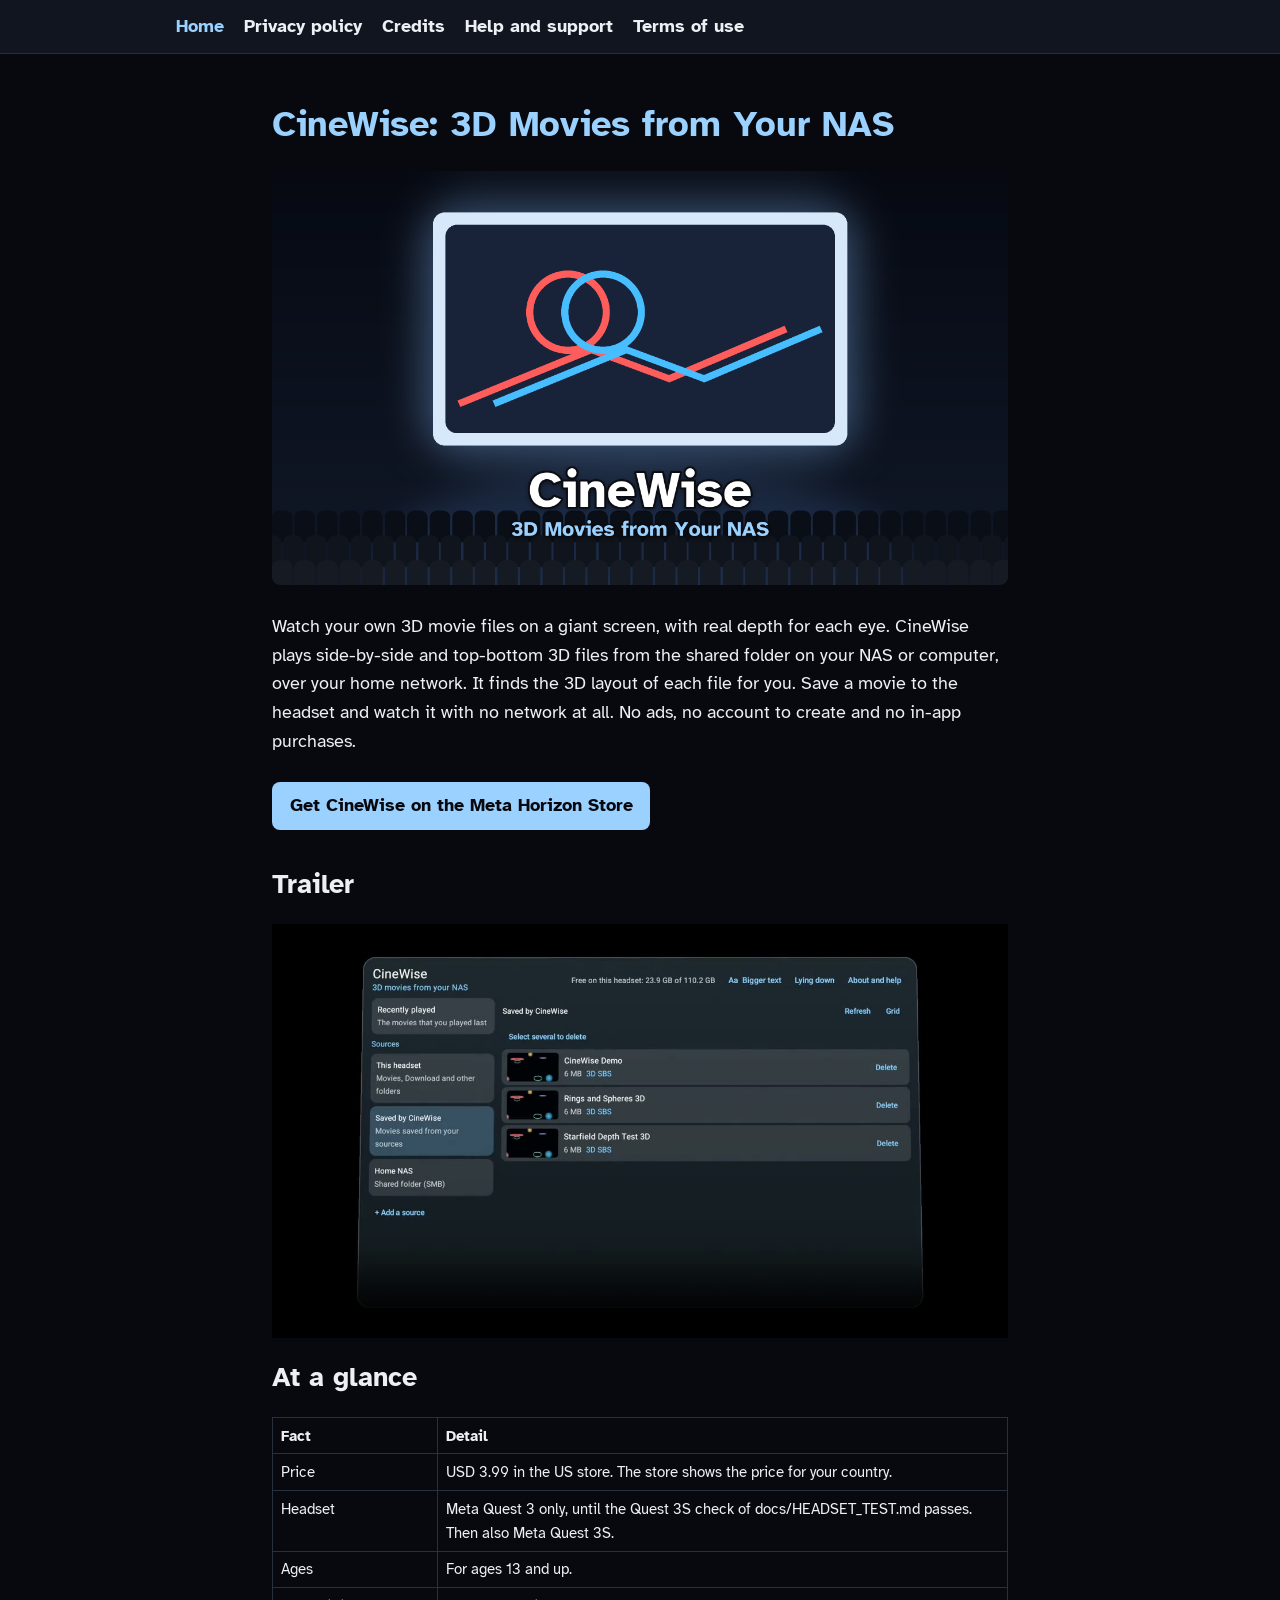
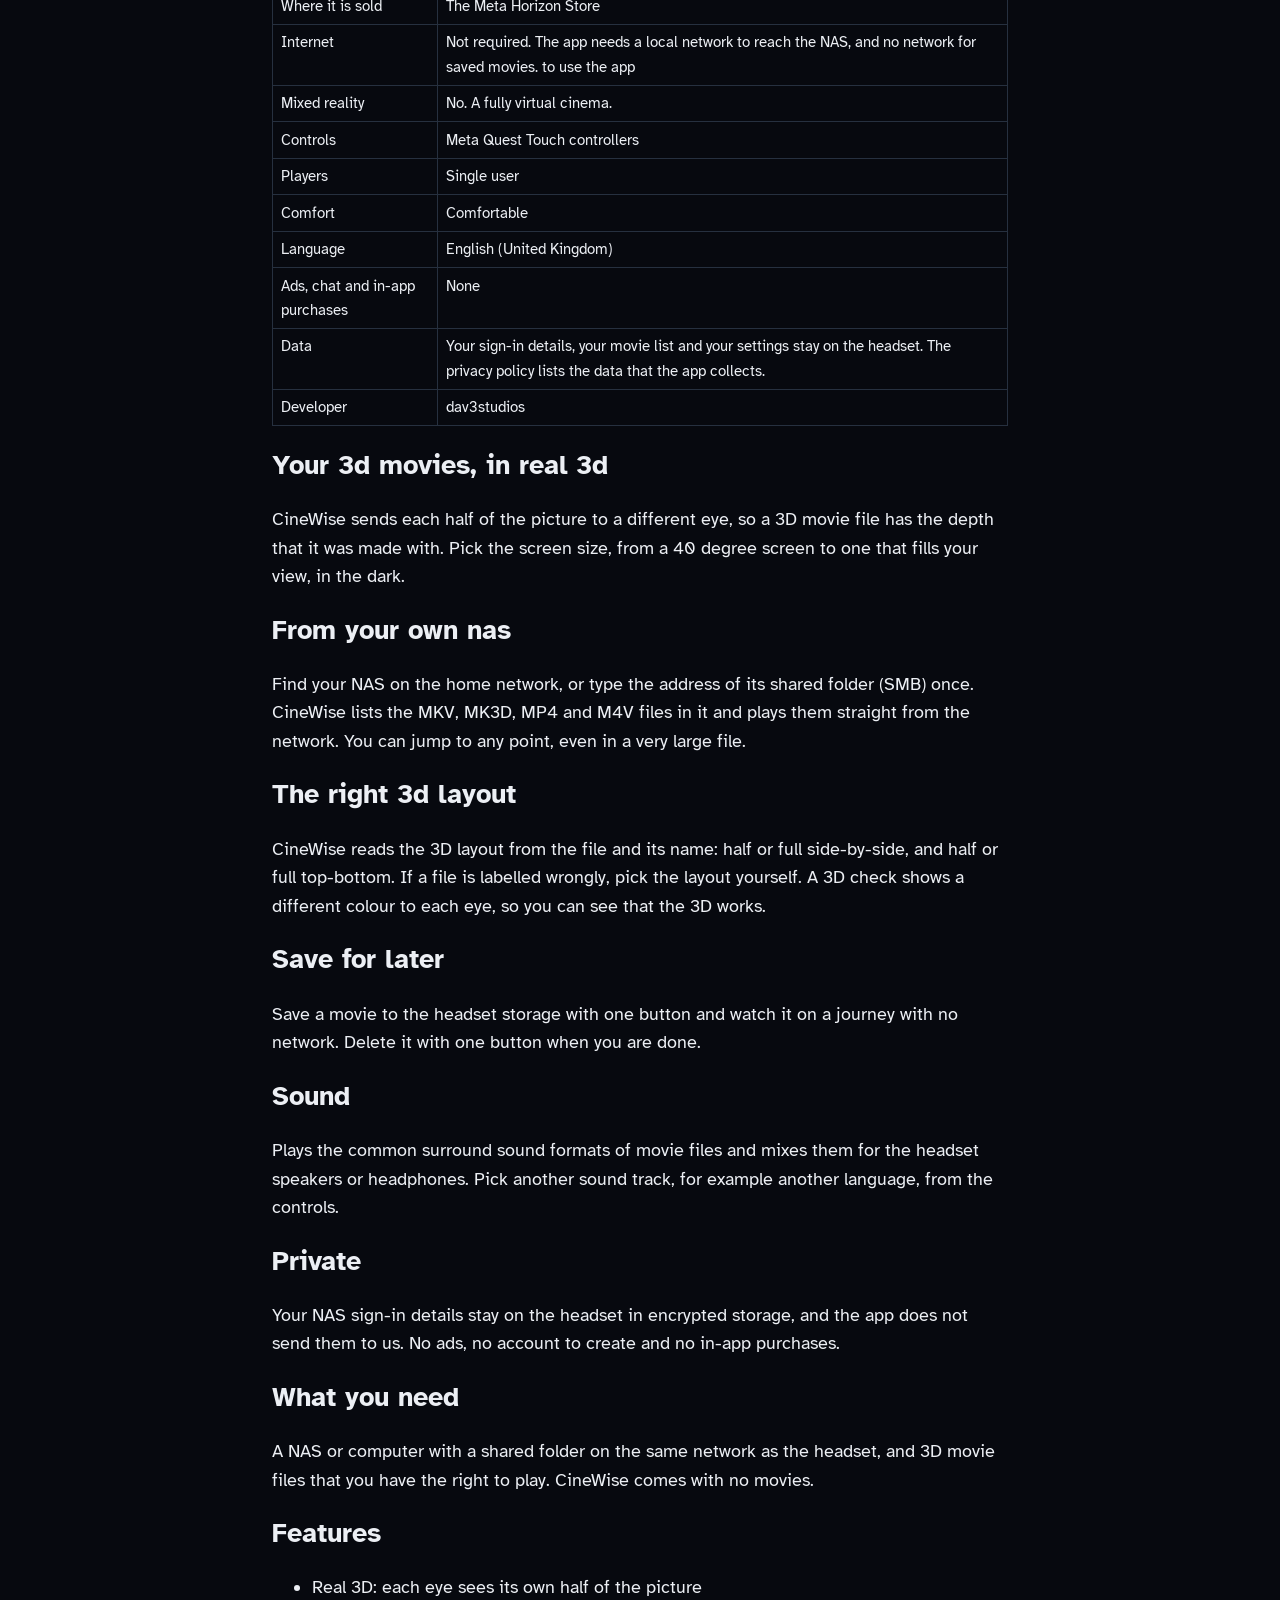
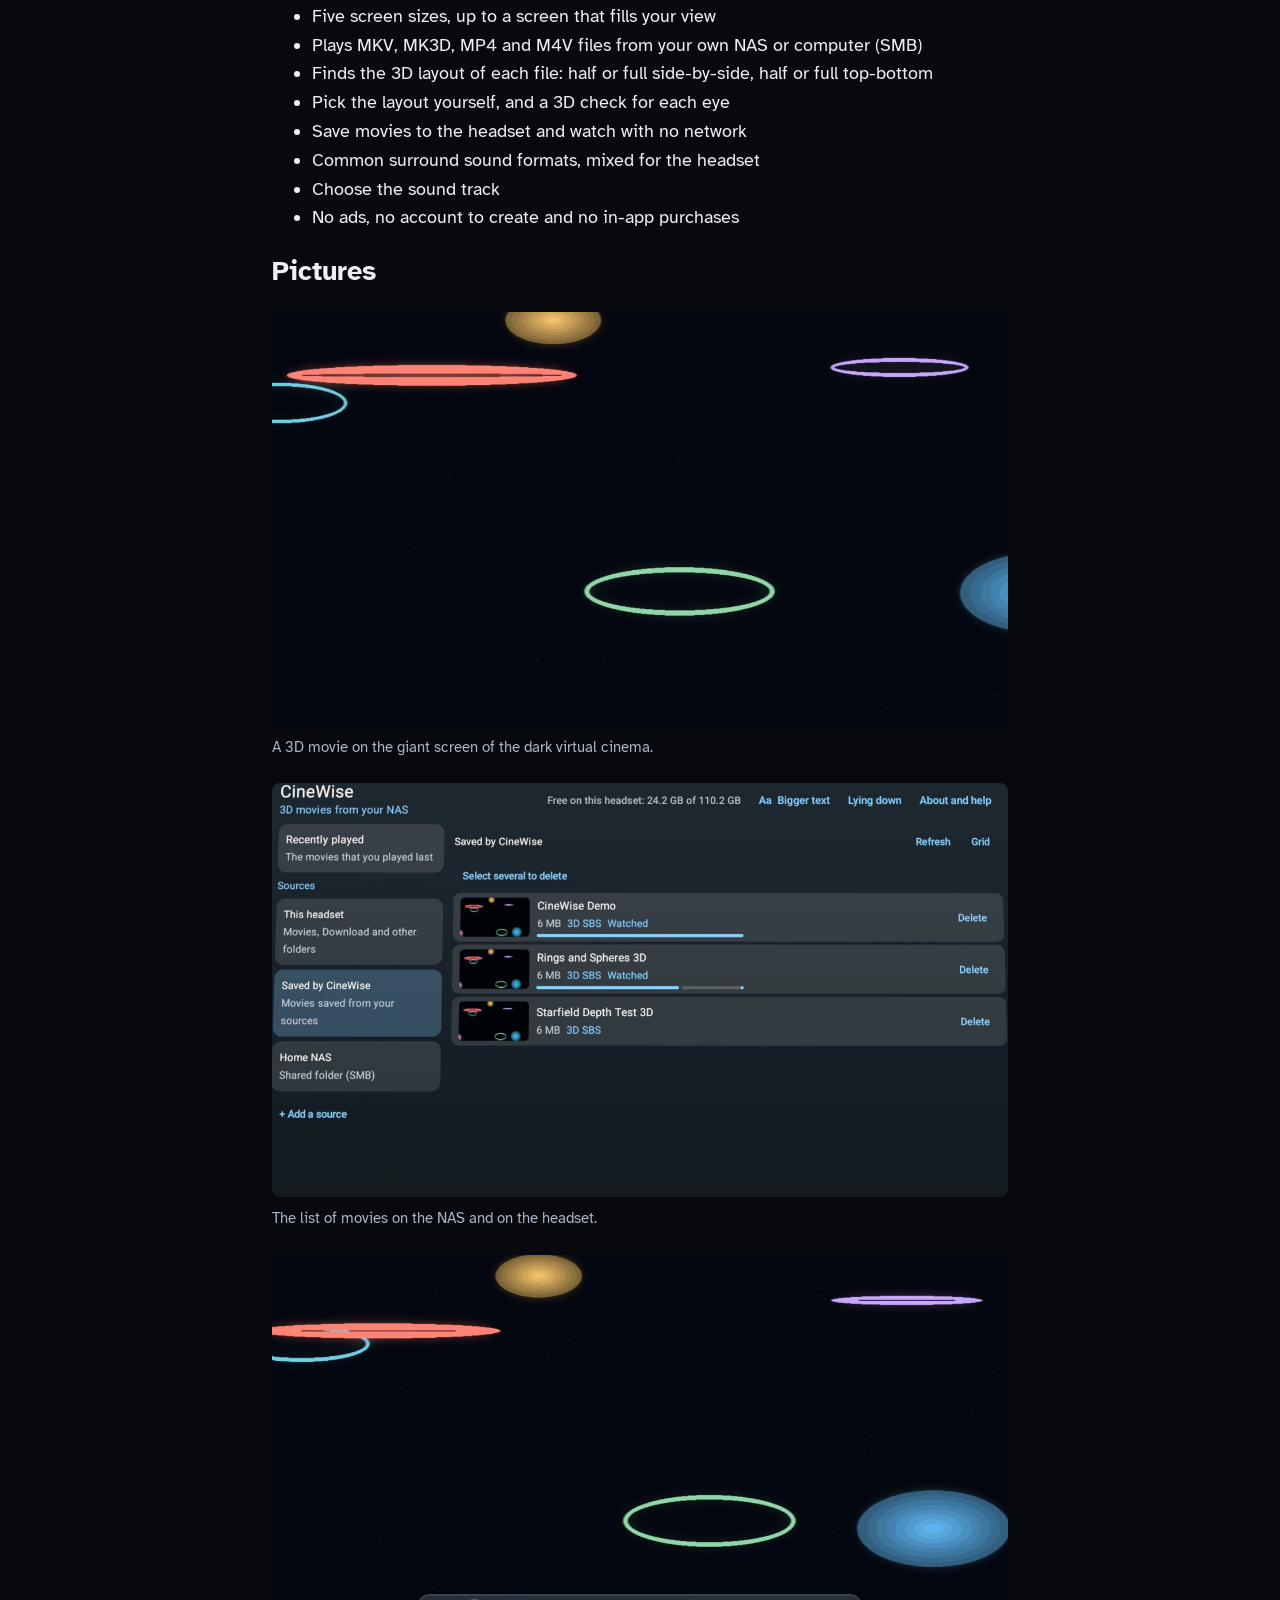
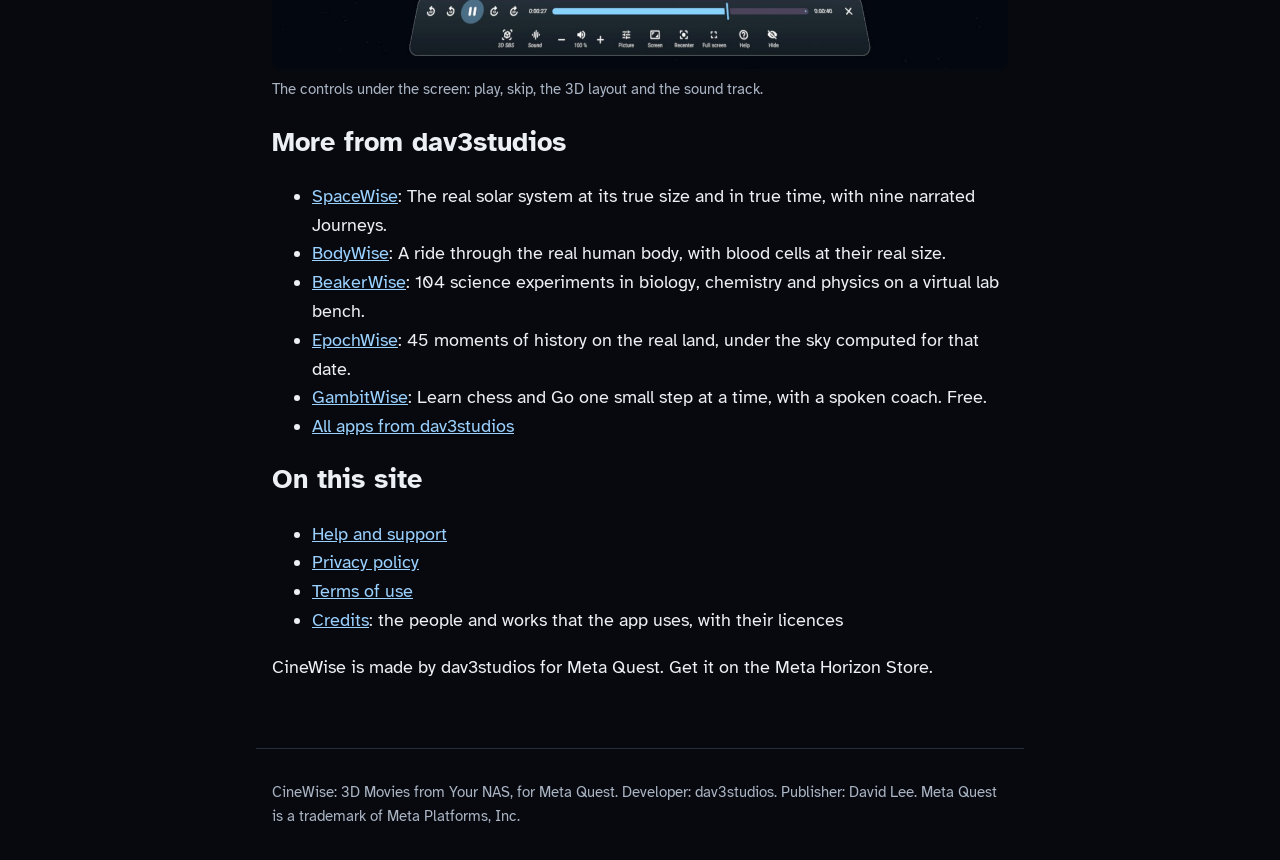
<file: index.html>
<!doctype html>
<html lang="en-GB">
<head>
<meta charset="utf-8">
<meta name="viewport" content="width=device-width, initial-scale=1">
<title>CineWise: 3D Movies from Your NAS for Meta Quest</title>
<meta name="description" content="Watch your own 3D movie files on a giant screen, with real depth for each eye. CineWise plays side-by-side and top-bottom 3D files from the shared folder on your NAS or computer, over your home network. It finds the 3D layout of each file for you. Save a movie to the headset and watch it with no net">
<link rel="stylesheet" href="style.css">
<link rel="canonical" href="https://dhl84.github.io/cinewise/">
<meta property="og:type" content="website">
<meta property="og:site_name" content="CineWise">
<meta property="og:title" content="CineWise: 3D Movies from Your NAS">
<meta property="og:description" content="Watch your own 3D movie files on a giant screen, with real depth for each eye. CineWise plays side-by-side and top-bottom 3D files from the shared folder on your NAS or computer, over your home network. It finds the 3D layout of each file for you. Save a movie to the headset and watch it with no net">
<meta property="og:url" content="https://dhl84.github.io/cinewise/">
<meta property="og:image" content="https://dhl84.github.io/cinewise/pictures/cover.png">
<meta property="og:image:width" content="2560">
<meta property="og:image:height" content="1440">
<meta property="og:video" content="https://dhl84.github.io/cinewise/video/trailer.mp4">
<meta property="og:video:type" content="video/mp4">
<meta property="og:video:width" content="1280">
<meta property="og:video:height" content="720">
<meta name="twitter:card" content="summary_large_image">
<meta name="twitter:image" content="https://dhl84.github.io/cinewise/pictures/cover.png">
<script type="application/ld+json">{
 "@context": "https://schema.org",
 "@type": "SoftwareApplication",
 "name": "CineWise: 3D Movies from Your NAS",
 "alternateName": "CineWise",
 "description": "Watch your own 3D movie files on a giant screen, with real depth for each eye. CineWise plays side-by-side and top-bottom 3D files from the shared folder on your NAS or computer, over your home network. It finds the 3D layout of each file for you. Save a movie to the headset and watch it with no network at all. No ads, no account to create and no in-app purchases.",
 "applicationCategory": "MultimediaApplication",
 "operatingSystem": "Meta Horizon OS",
 "availableOnDevice": "Meta Quest 3 only, until the Quest 3S check of docs/HEADSET_TEST.md passes. Then also Meta Quest 3S.",
 "url": "https://dhl84.github.io/cinewise/",
 "image": "https://dhl84.github.io/cinewise/pictures/cover.png",
 "screenshot": [
  "https://dhl84.github.io/cinewise/pictures/1.png",
  "https://dhl84.github.io/cinewise/pictures/2.png",
  "https://dhl84.github.io/cinewise/pictures/3.png"
 ],
 "inLanguage": "en-GB",
 "keywords": "3D movies, 3D video, video player, movie player, media player, NAS, SMB, home network, side by side, SBS, top bottom, stereoscopic, cinema, MKV, offline, home cinema",
 "featureList": [
  "Real 3D: each eye sees its own half of the picture",
  "Five screen sizes, up to a screen that fills your view",
  "Plays MKV, MK3D, MP4 and M4V files from your own NAS or computer (SMB)",
  "Finds the 3D layout of each file: half or full side-by-side, half or full top-bottom",
  "Pick the layout yourself, and a 3D check for each eye",
  "Save movies to the headset and watch with no network",
  "Common surround sound formats, mixed for the headset",
  "Choose the sound track",
  "No ads, no account to create and no in-app purchases"
 ],
 "typicalAgeRange": "13-",
 "isAccessibleForFree": false,
 "offers": {
  "@type": "Offer",
  "price": "3.99",
  "priceCurrency": "USD",
  "url": "https://www.meta.com/experiences/1517741708079751/"
 },
 "author": {
  "@type": "Organization",
  "name": "dav3studios",
  "url": "https://dhl84.github.io/"
 },
 "downloadUrl": "https://www.meta.com/experiences/1517741708079751/",
 "publisher": {
  "@type": "Organization",
  "name": "dav3studios",
  "url": "https://dhl84.github.io/"
 },
 "video": {
  "@type": "VideoObject",
  "contentUrl": "https://dhl84.github.io/cinewise/video/trailer.mp4"
 }
}</script>
<script type="application/ld+json">{
 "@context": "https://schema.org",
 "@type": "VideoObject",
 "name": "CineWise: 3D Movies from Your NAS trailer",
 "description": "Watch your own 3D movie files on a giant screen, with real depth for each eye. CineWise plays side-by-side and top-bottom 3D files from the shared folder on your NAS or computer, over your home network. It finds the 3D layout of each file for you. Save a movie to the headset and watch it with no network at all. No ads, no account to create and no in-app purchases.",
 "thumbnailUrl": [
  "https://dhl84.github.io/cinewise/video/trailer.jpg"
 ],
 "uploadDate": "2026-11-25",
 "contentUrl": "https://dhl84.github.io/cinewise/video/trailer.mp4",
 "embedUrl": "https://dhl84.github.io/cinewise/",
 "inLanguage": "en-GB",
 "duration": "PT0M45S"
}</script>
</head>
<body>
<header><nav><a href="index.html" aria-current="page">Home</a> <a href="privacy.html">Privacy policy</a> <a href="credits.html">Credits</a> <a href="support.html">Help and support</a> <a href="terms.html">Terms of use</a></nav></header>
<main>
<h1>CineWise: 3D Movies from Your NAS</h1>
<p><img alt="CineWise: 3D Movies from Your NAS" src="pictures/cover.png"></p>
<p>Watch your own 3D movie files on a giant screen, with real depth for each eye. CineWise plays side-by-side and top-bottom 3D files from the shared folder on your NAS or computer, over your home network. It finds the 3D layout of each file for you. Save a movie to the headset and watch it with no network at all. No ads, no account to create and no in-app purchases.</p>
<p><a class="store" href="https://www.meta.com/experiences/1517741708079751/">Get CineWise on the Meta Horizon Store</a></p>
<h2>Trailer</h2>
<video controls preload="none" playsinline width="1280" height="720" poster="video/trailer.jpg"><source src="video/trailer.mp4" type="video/mp4"><a href="video/trailer.mp4">Watch the CineWise trailer</a></video>

<h2>At a glance</h2>
<table>
<thead>
<tr>
<th>Fact</th>
<th>Detail</th>
</tr>
</thead>
<tbody>
<tr>
<td>Price</td>
<td>USD 3.99 in the US store. The store shows the price for your country.</td>
</tr>
<tr>
<td>Headset</td>
<td>Meta Quest 3 only, until the Quest 3S check of docs/HEADSET_TEST.md passes. Then also Meta Quest 3S.</td>
</tr>
<tr>
<td>Ages</td>
<td>For ages 13 and up.</td>
</tr>
<tr>
<td>Where it is sold</td>
<td>The Meta Horizon Store</td>
</tr>
<tr>
<td>Internet</td>
<td>Not required. The app needs a local network to reach the NAS, and no network for saved movies. to use the app</td>
</tr>
<tr>
<td>Mixed reality</td>
<td>No. A fully virtual cinema.</td>
</tr>
<tr>
<td>Controls</td>
<td>Meta Quest Touch controllers</td>
</tr>
<tr>
<td>Players</td>
<td>Single user</td>
</tr>
<tr>
<td>Comfort</td>
<td>Comfortable</td>
</tr>
<tr>
<td>Language</td>
<td>English (United Kingdom)</td>
</tr>
<tr>
<td>Ads, chat and in-app purchases</td>
<td>None</td>
</tr>
<tr>
<td>Data</td>
<td>Your sign-in details, your movie list and your settings stay on the headset. The privacy policy lists the data that the app collects.</td>
</tr>
<tr>
<td>Developer</td>
<td>dav3studios</td>
</tr>
</tbody>
</table>
<h2>Your 3d movies, in real 3d</h2>
<p>CineWise sends each half of the picture to a different eye, so a 3D movie file has the depth that it was made with. Pick the screen size, from a 40 degree screen to one that fills your view, in the dark.</p>
<h2>From your own nas</h2>
<p>Find your NAS on the home network, or type the address of its shared folder (SMB) once. CineWise lists the MKV, MK3D, MP4 and M4V files in it and plays them straight from the network. You can jump to any point, even in a very large file.</p>
<h2>The right 3d layout</h2>
<p>CineWise reads the 3D layout from the file and its name: half or full side-by-side, and half or full top-bottom. If a file is labelled wrongly, pick the layout yourself. A 3D check shows a different colour to each eye, so you can see that the 3D works.</p>
<h2>Save for later</h2>
<p>Save a movie to the headset storage with one button and watch it on a journey with no network. Delete it with one button when you are done.</p>
<h2>Sound</h2>
<p>Plays the common surround sound formats of movie files and mixes them for the headset speakers or headphones. Pick another sound track, for example another language, from the controls.</p>
<h2>Private</h2>
<p>Your NAS sign-in details stay on the headset in encrypted storage, and the app does not send them to us. No ads, no account to create and no in-app purchases.</p>
<h2>What you need</h2>
<p>A NAS or computer with a shared folder on the same network as the headset, and 3D movie files that you have the right to play. CineWise comes with no movies.</p>
<h2>Features</h2>
<ul>
<li>Real 3D: each eye sees its own half of the picture</li>
<li>Five screen sizes, up to a screen that fills your view</li>
<li>Plays MKV, MK3D, MP4 and M4V files from your own NAS or computer (SMB)</li>
<li>Finds the 3D layout of each file: half or full side-by-side, half or full top-bottom</li>
<li>Pick the layout yourself, and a 3D check for each eye</li>
<li>Save movies to the headset and watch with no network</li>
<li>Common surround sound formats, mixed for the headset</li>
<li>Choose the sound track</li>
<li>No ads, no account to create and no in-app purchases</li>
</ul>
<h2>Pictures</h2>
<figure><img src="pictures/1.png" alt="A 3D movie on the giant screen of the dark virtual cinema." loading="lazy"><figcaption>A 3D movie on the giant screen of the dark virtual cinema.</figcaption></figure>

<figure><img src="pictures/2.png" alt="The list of movies on the NAS and on the headset." loading="lazy"><figcaption>The list of movies on the NAS and on the headset.</figcaption></figure>

<figure><img src="pictures/3.png" alt="The controls under the screen: play, skip, the 3D layout and the sound track." loading="lazy"><figcaption>The controls under the screen: play, skip, the 3D layout and the sound track.</figcaption></figure>

<h2>More from dav3studios</h2>
<ul>
<li><a href="https://dhl84.github.io/spacewise/">SpaceWise</a>: The real solar system at its true size and in true time, with nine narrated Journeys.</li>
<li><a href="https://dhl84.github.io/bodywise/">BodyWise</a>: A ride through the real human body, with blood cells at their real size.</li>
<li><a href="https://dhl84.github.io/beakerwise/">BeakerWise</a>: 104 science experiments in biology, chemistry and physics on a virtual lab bench.</li>
<li><a href="https://dhl84.github.io/epochwise/">EpochWise</a>: 45 moments of history on the real land, under the sky computed for that date.</li>
<li><a href="https://dhl84.github.io/gambitwise/">GambitWise</a>: Learn chess and Go one small step at a time, with a spoken coach. Free.</li>
<li><a href="https://dhl84.github.io/">All apps from dav3studios</a></li>
</ul>
<h2>On this site</h2>
<ul>
<li><a href="support.html">Help and support</a></li>
<li><a href="privacy.html">Privacy policy</a></li>
<li><a href="terms.html">Terms of use</a></li>
<li><a href="credits.html">Credits</a>: the people and works that the app uses, with their licences</li>
</ul>
<p>CineWise is made by dav3studios for Meta Quest. Get it on the Meta Horizon Store.</p>
</main>
<footer><p>CineWise: 3D Movies from Your NAS, for Meta Quest. Developer: dav3studios. Publisher: David Lee. Meta Quest is a trademark of Meta Platforms, Inc.</p></footer>
</body>
</html>
</file>
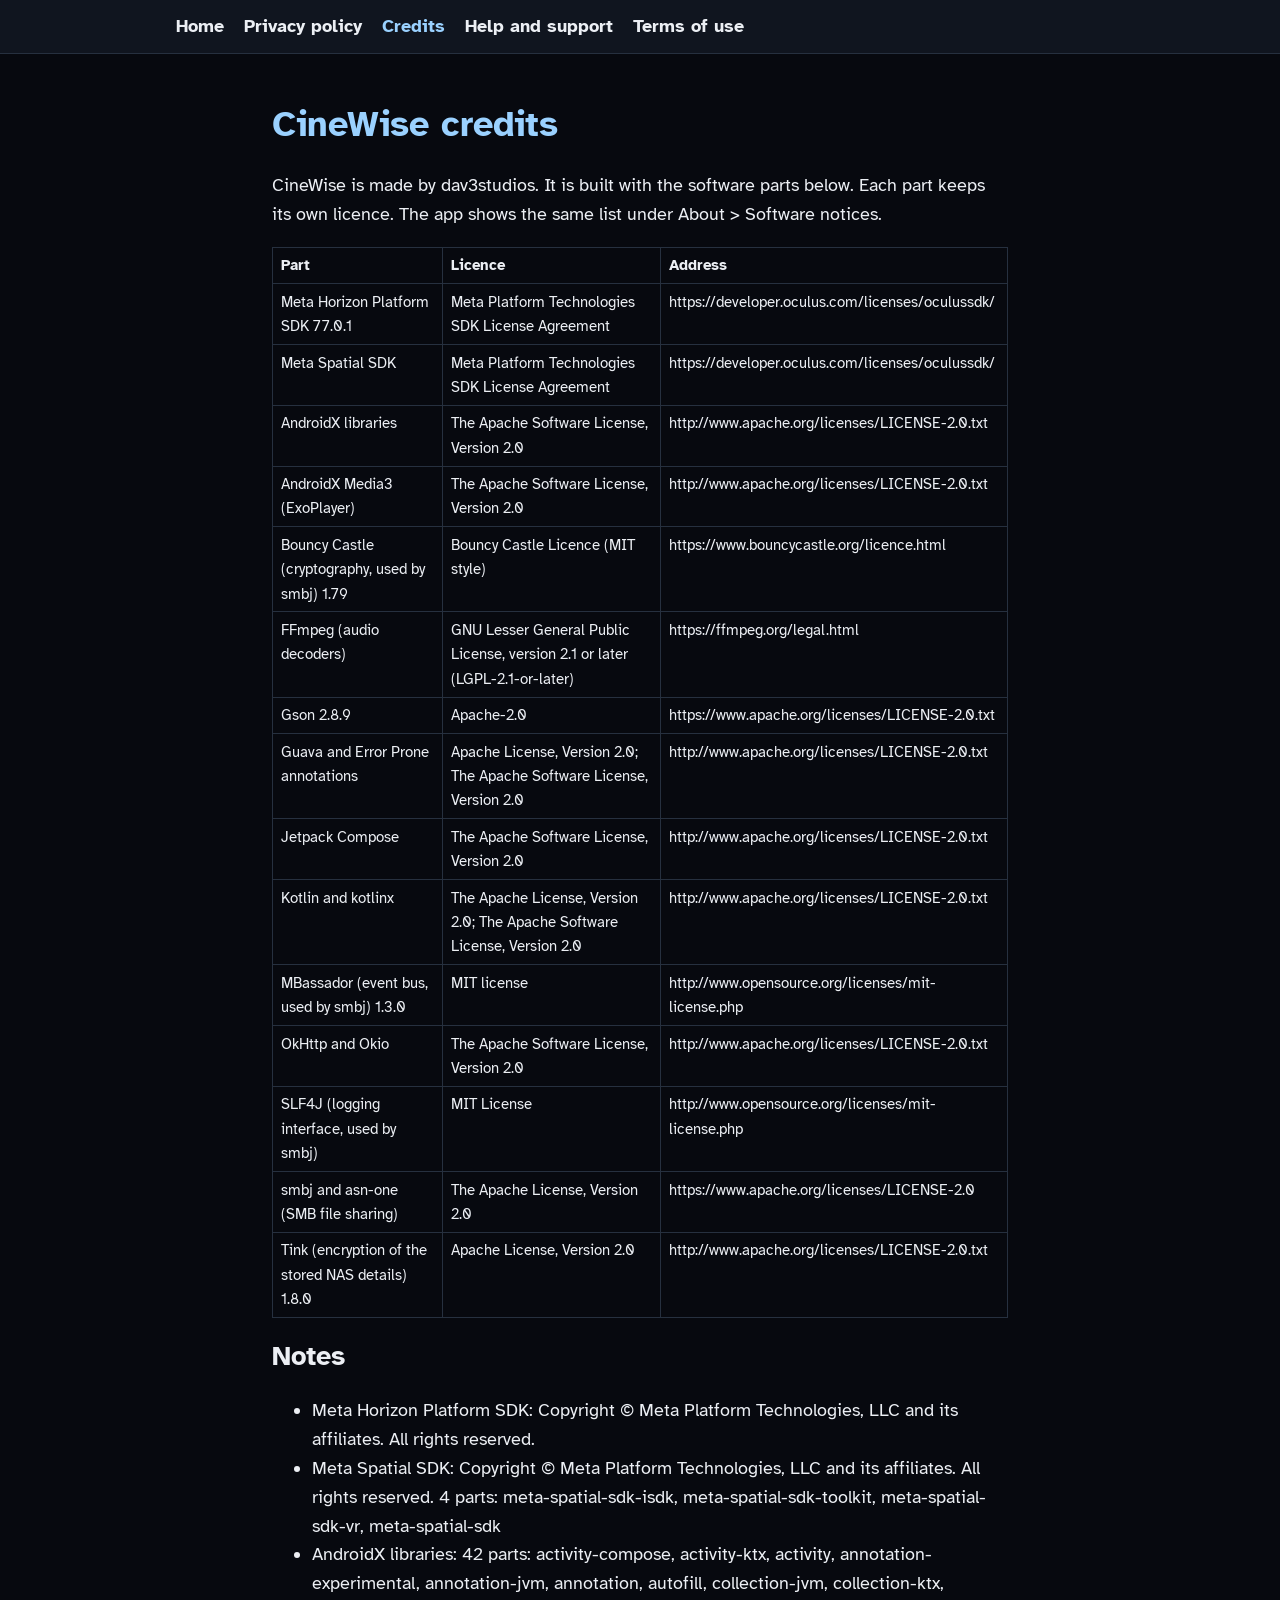
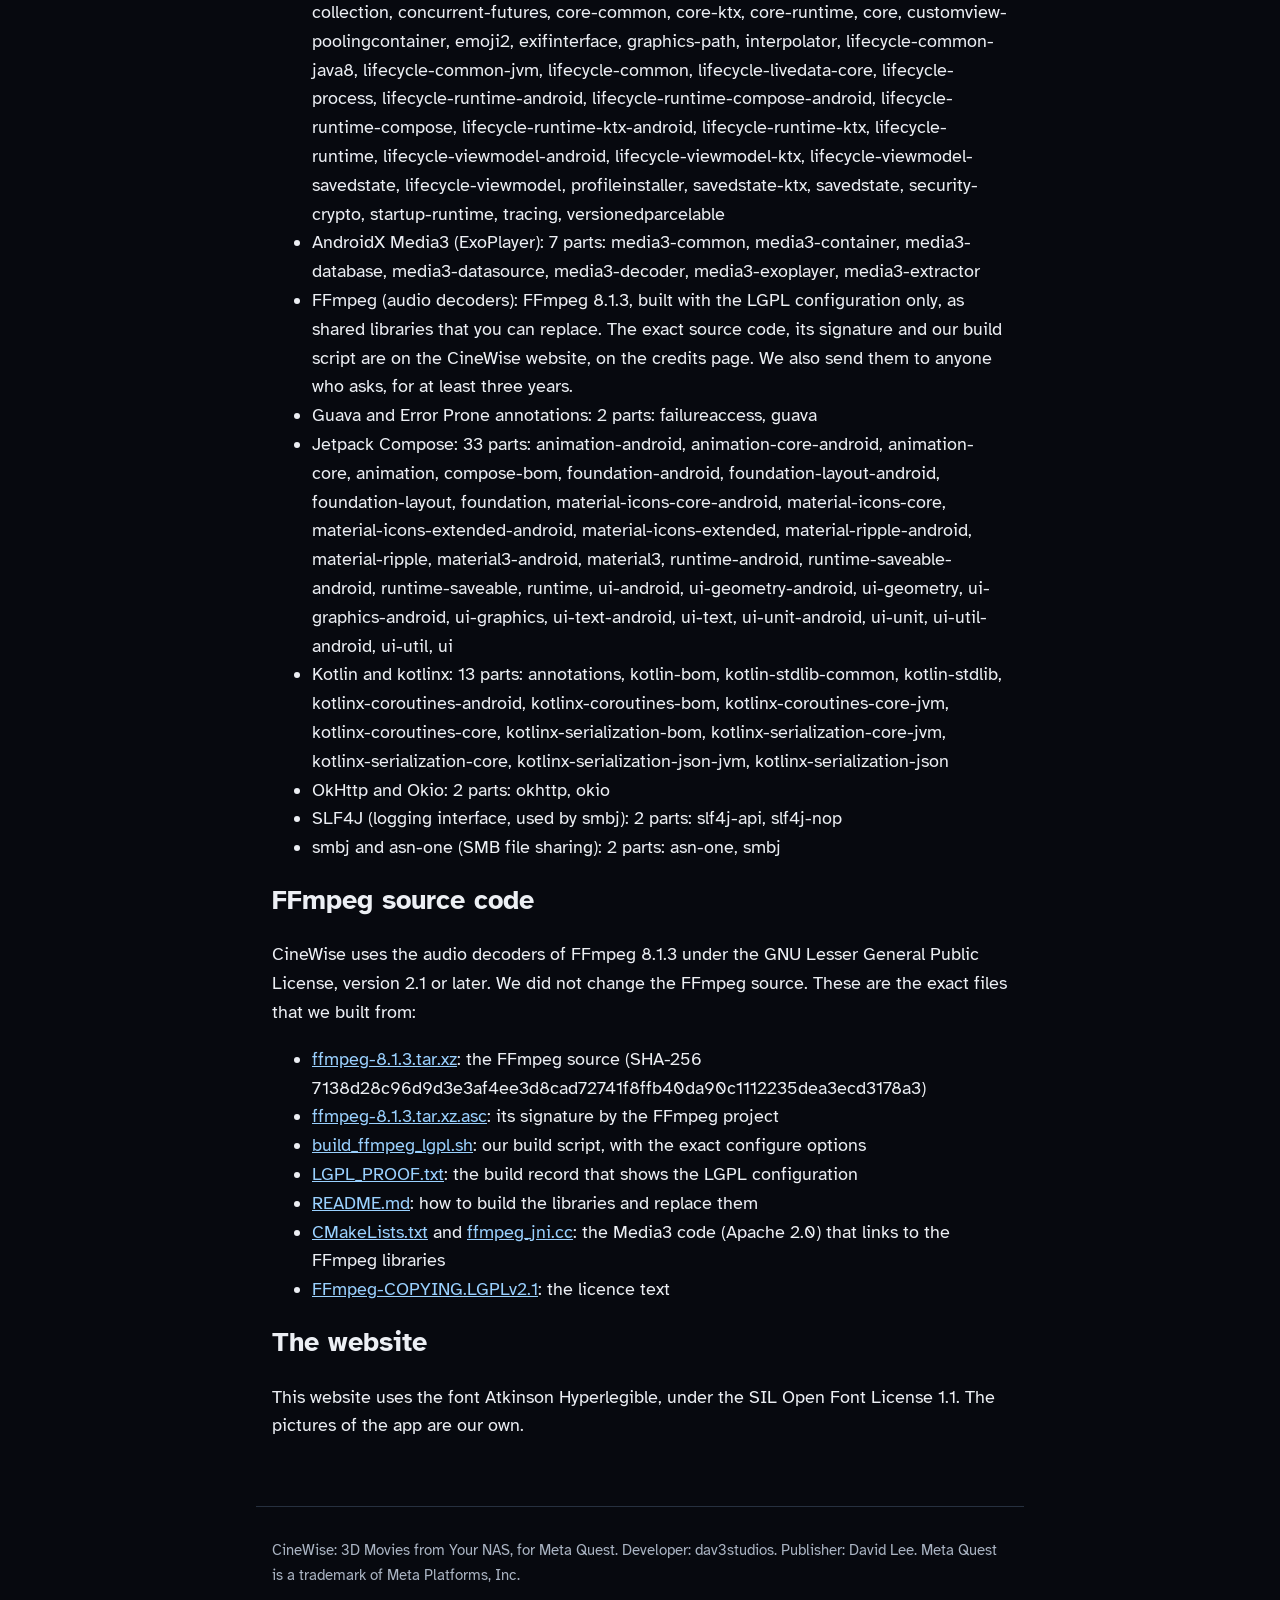
<file: credits.html>
<!doctype html>
<html lang="en-GB">
<head>
<meta charset="utf-8">
<meta name="viewport" content="width=device-width, initial-scale=1">
<title>Credits | CineWise: 3D Movies from Your NAS</title>
<meta name="description" content="Watch your own 3D movie files on a giant screen, with real depth for each eye. CineWise plays side-by-side and top-bottom 3D files from the shared folder on your NAS or computer, over your home network. It finds the 3D layout of each file for you. Save a movie to the headset and watch it with no net">
<link rel="stylesheet" href="style.css">
<link rel="canonical" href="https://dhl84.github.io/cinewise/credits.html">
</head>
<body>
<header><nav><a href="index.html">Home</a> <a href="privacy.html">Privacy policy</a> <a href="credits.html" aria-current="page">Credits</a> <a href="support.html">Help and support</a> <a href="terms.html">Terms of use</a></nav></header>
<main>
<h1>CineWise credits</h1>
<p>CineWise is made by dav3studios. It is built with the software parts below. Each part keeps its own licence. The app shows the same list under About &gt; Software notices.</p>
<table>
<thead>
<tr>
<th>Part</th>
<th>Licence</th>
<th>Address</th>
</tr>
</thead>
<tbody>
<tr>
<td>Meta Horizon Platform SDK 77.0.1</td>
<td>Meta Platform Technologies SDK License Agreement</td>
<td>https://developer.oculus.com/licenses/oculussdk/</td>
</tr>
<tr>
<td>Meta Spatial SDK</td>
<td>Meta Platform Technologies SDK License Agreement</td>
<td>https://developer.oculus.com/licenses/oculussdk/</td>
</tr>
<tr>
<td>AndroidX libraries</td>
<td>The Apache Software License, Version 2.0</td>
<td>http://www.apache.org/licenses/LICENSE-2.0.txt</td>
</tr>
<tr>
<td>AndroidX Media3 (ExoPlayer)</td>
<td>The Apache Software License, Version 2.0</td>
<td>http://www.apache.org/licenses/LICENSE-2.0.txt</td>
</tr>
<tr>
<td>Bouncy Castle (cryptography, used by smbj) 1.79</td>
<td>Bouncy Castle Licence (MIT style)</td>
<td>https://www.bouncycastle.org/licence.html</td>
</tr>
<tr>
<td>FFmpeg (audio decoders)</td>
<td>GNU Lesser General Public License, version 2.1 or later (LGPL-2.1-or-later)</td>
<td>https://ffmpeg.org/legal.html</td>
</tr>
<tr>
<td>Gson 2.8.9</td>
<td>Apache-2.0</td>
<td>https://www.apache.org/licenses/LICENSE-2.0.txt</td>
</tr>
<tr>
<td>Guava and Error Prone annotations</td>
<td>Apache License, Version 2.0; The Apache Software License, Version 2.0</td>
<td>http://www.apache.org/licenses/LICENSE-2.0.txt</td>
</tr>
<tr>
<td>Jetpack Compose</td>
<td>The Apache Software License, Version 2.0</td>
<td>http://www.apache.org/licenses/LICENSE-2.0.txt</td>
</tr>
<tr>
<td>Kotlin and kotlinx</td>
<td>The Apache License, Version 2.0; The Apache Software License, Version 2.0</td>
<td>http://www.apache.org/licenses/LICENSE-2.0.txt</td>
</tr>
<tr>
<td>MBassador (event bus, used by smbj) 1.3.0</td>
<td>MIT license</td>
<td>http://www.opensource.org/licenses/mit-license.php</td>
</tr>
<tr>
<td>OkHttp and Okio</td>
<td>The Apache Software License, Version 2.0</td>
<td>http://www.apache.org/licenses/LICENSE-2.0.txt</td>
</tr>
<tr>
<td>SLF4J (logging interface, used by smbj)</td>
<td>MIT License</td>
<td>http://www.opensource.org/licenses/mit-license.php</td>
</tr>
<tr>
<td>smbj and asn-one (SMB file sharing)</td>
<td>The Apache License, Version 2.0</td>
<td>https://www.apache.org/licenses/LICENSE-2.0</td>
</tr>
<tr>
<td>Tink (encryption of the stored NAS details) 1.8.0</td>
<td>Apache License, Version 2.0</td>
<td>http://www.apache.org/licenses/LICENSE-2.0.txt</td>
</tr>
</tbody>
</table>
<h2>Notes</h2>
<ul>
<li>Meta Horizon Platform SDK: Copyright © Meta Platform Technologies, LLC and its affiliates. All rights reserved.</li>
<li>Meta Spatial SDK: Copyright © Meta Platform Technologies, LLC and its affiliates. All rights reserved. 4 parts: meta-spatial-sdk-isdk, meta-spatial-sdk-toolkit, meta-spatial-sdk-vr, meta-spatial-sdk</li>
<li>AndroidX libraries: 42 parts: activity-compose, activity-ktx, activity, annotation-experimental, annotation-jvm, annotation, autofill, collection-jvm, collection-ktx, collection, concurrent-futures, core-common, core-ktx, core-runtime, core, customview-poolingcontainer, emoji2, exifinterface, graphics-path, interpolator, lifecycle-common-java8, lifecycle-common-jvm, lifecycle-common, lifecycle-livedata-core, lifecycle-process, lifecycle-runtime-android, lifecycle-runtime-compose-android, lifecycle-runtime-compose, lifecycle-runtime-ktx-android, lifecycle-runtime-ktx, lifecycle-runtime, lifecycle-viewmodel-android, lifecycle-viewmodel-ktx, lifecycle-viewmodel-savedstate, lifecycle-viewmodel, profileinstaller, savedstate-ktx, savedstate, security-crypto, startup-runtime, tracing, versionedparcelable</li>
<li>AndroidX Media3 (ExoPlayer): 7 parts: media3-common, media3-container, media3-database, media3-datasource, media3-decoder, media3-exoplayer, media3-extractor</li>
<li>FFmpeg (audio decoders): FFmpeg 8.1.3, built with the LGPL configuration only, as shared libraries that you can replace. The exact source code, its signature and our build script are on the CineWise website, on the credits page. We also send them to anyone who asks, for at least three years.</li>
<li>Guava and Error Prone annotations: 2 parts: failureaccess, guava</li>
<li>Jetpack Compose: 33 parts: animation-android, animation-core-android, animation-core, animation, compose-bom, foundation-android, foundation-layout-android, foundation-layout, foundation, material-icons-core-android, material-icons-core, material-icons-extended-android, material-icons-extended, material-ripple-android, material-ripple, material3-android, material3, runtime-android, runtime-saveable-android, runtime-saveable, runtime, ui-android, ui-geometry-android, ui-geometry, ui-graphics-android, ui-graphics, ui-text-android, ui-text, ui-unit-android, ui-unit, ui-util-android, ui-util, ui</li>
<li>Kotlin and kotlinx: 13 parts: annotations, kotlin-bom, kotlin-stdlib-common, kotlin-stdlib, kotlinx-coroutines-android, kotlinx-coroutines-bom, kotlinx-coroutines-core-jvm, kotlinx-coroutines-core, kotlinx-serialization-bom, kotlinx-serialization-core-jvm, kotlinx-serialization-core, kotlinx-serialization-json-jvm, kotlinx-serialization-json</li>
<li>OkHttp and Okio: 2 parts: okhttp, okio</li>
<li>SLF4J (logging interface, used by smbj): 2 parts: slf4j-api, slf4j-nop</li>
<li>smbj and asn-one (SMB file sharing): 2 parts: asn-one, smbj</li>
</ul>
<h2>FFmpeg source code</h2>
<p>CineWise uses the audio decoders of FFmpeg 8.1.3 under the GNU Lesser General Public License, version 2.1 or later. We did not change the FFmpeg source. These are the exact files that we built from:</p>
<ul>
<li><a href="source/ffmpeg-8.1.3.tar.xz">ffmpeg-8.1.3.tar.xz</a>: the FFmpeg source (SHA-256 7138d28c96d9d3e3af4ee3d8cad72741f8ffb40da90c1112235dea3ecd3178a3)</li>
<li><a href="source/ffmpeg-8.1.3.tar.xz.asc">ffmpeg-8.1.3.tar.xz.asc</a>: its signature by the FFmpeg project</li>
<li><a href="source/build_ffmpeg_lgpl.sh">build_ffmpeg_lgpl.sh</a>: our build script, with the exact configure options</li>
<li><a href="source/LGPL_PROOF.txt">LGPL_PROOF.txt</a>: the build record that shows the LGPL configuration</li>
<li><a href="source/README.md">README.md</a>: how to build the libraries and replace them</li>
<li><a href="source/CMakeLists.txt">CMakeLists.txt</a> and <a href="source/ffmpeg_jni.cc">ffmpeg_jni.cc</a>: the Media3 code (Apache 2.0) that links to the FFmpeg libraries</li>
<li><a href="source/FFmpeg-COPYING.LGPLv2.1">FFmpeg-COPYING.LGPLv2.1</a>: the licence text</li>
</ul>
<h2>The website</h2>
<p>This website uses the font Atkinson Hyperlegible, under the SIL Open Font License 1.1. The pictures of the app are our own.</p>
</main>
<footer><p>CineWise: 3D Movies from Your NAS, for Meta Quest. Developer: dav3studios. Publisher: David Lee. Meta Quest is a trademark of Meta Platforms, Inc.</p></footer>
</body>
</html>
</file>
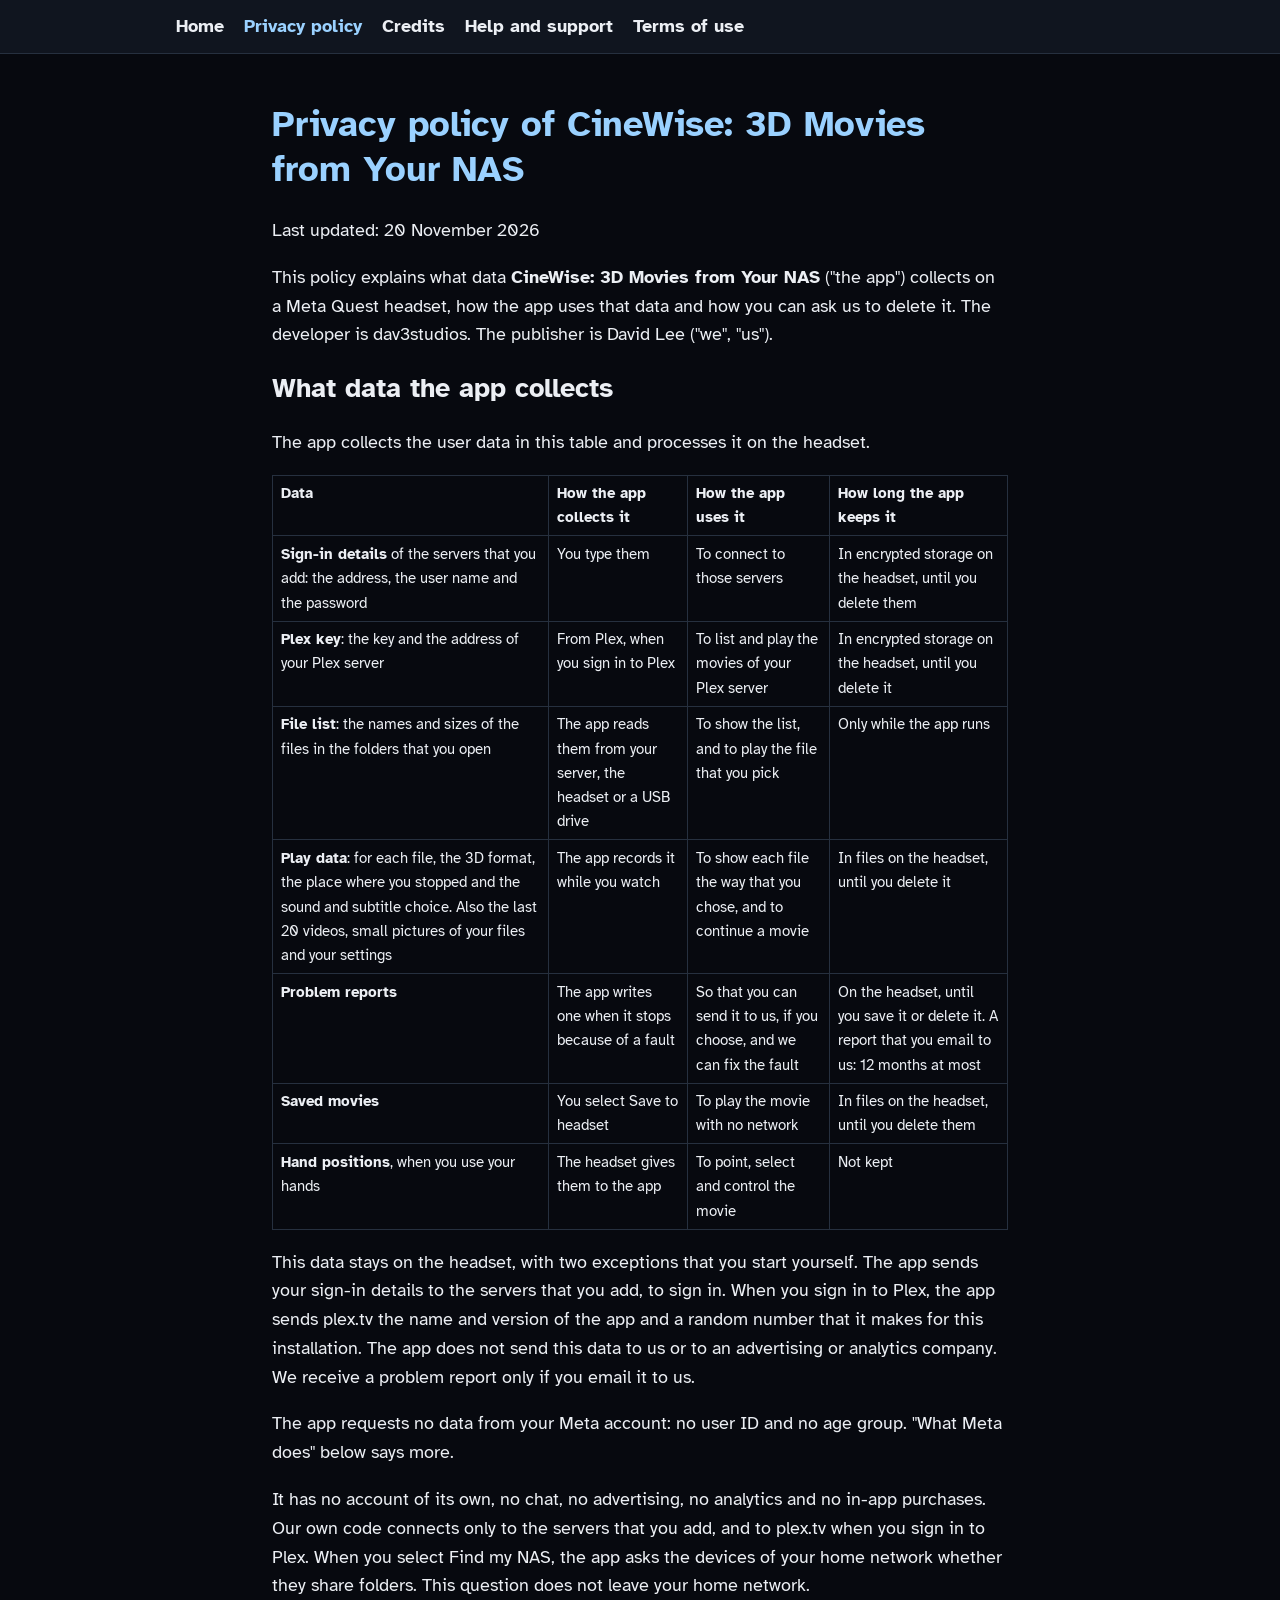
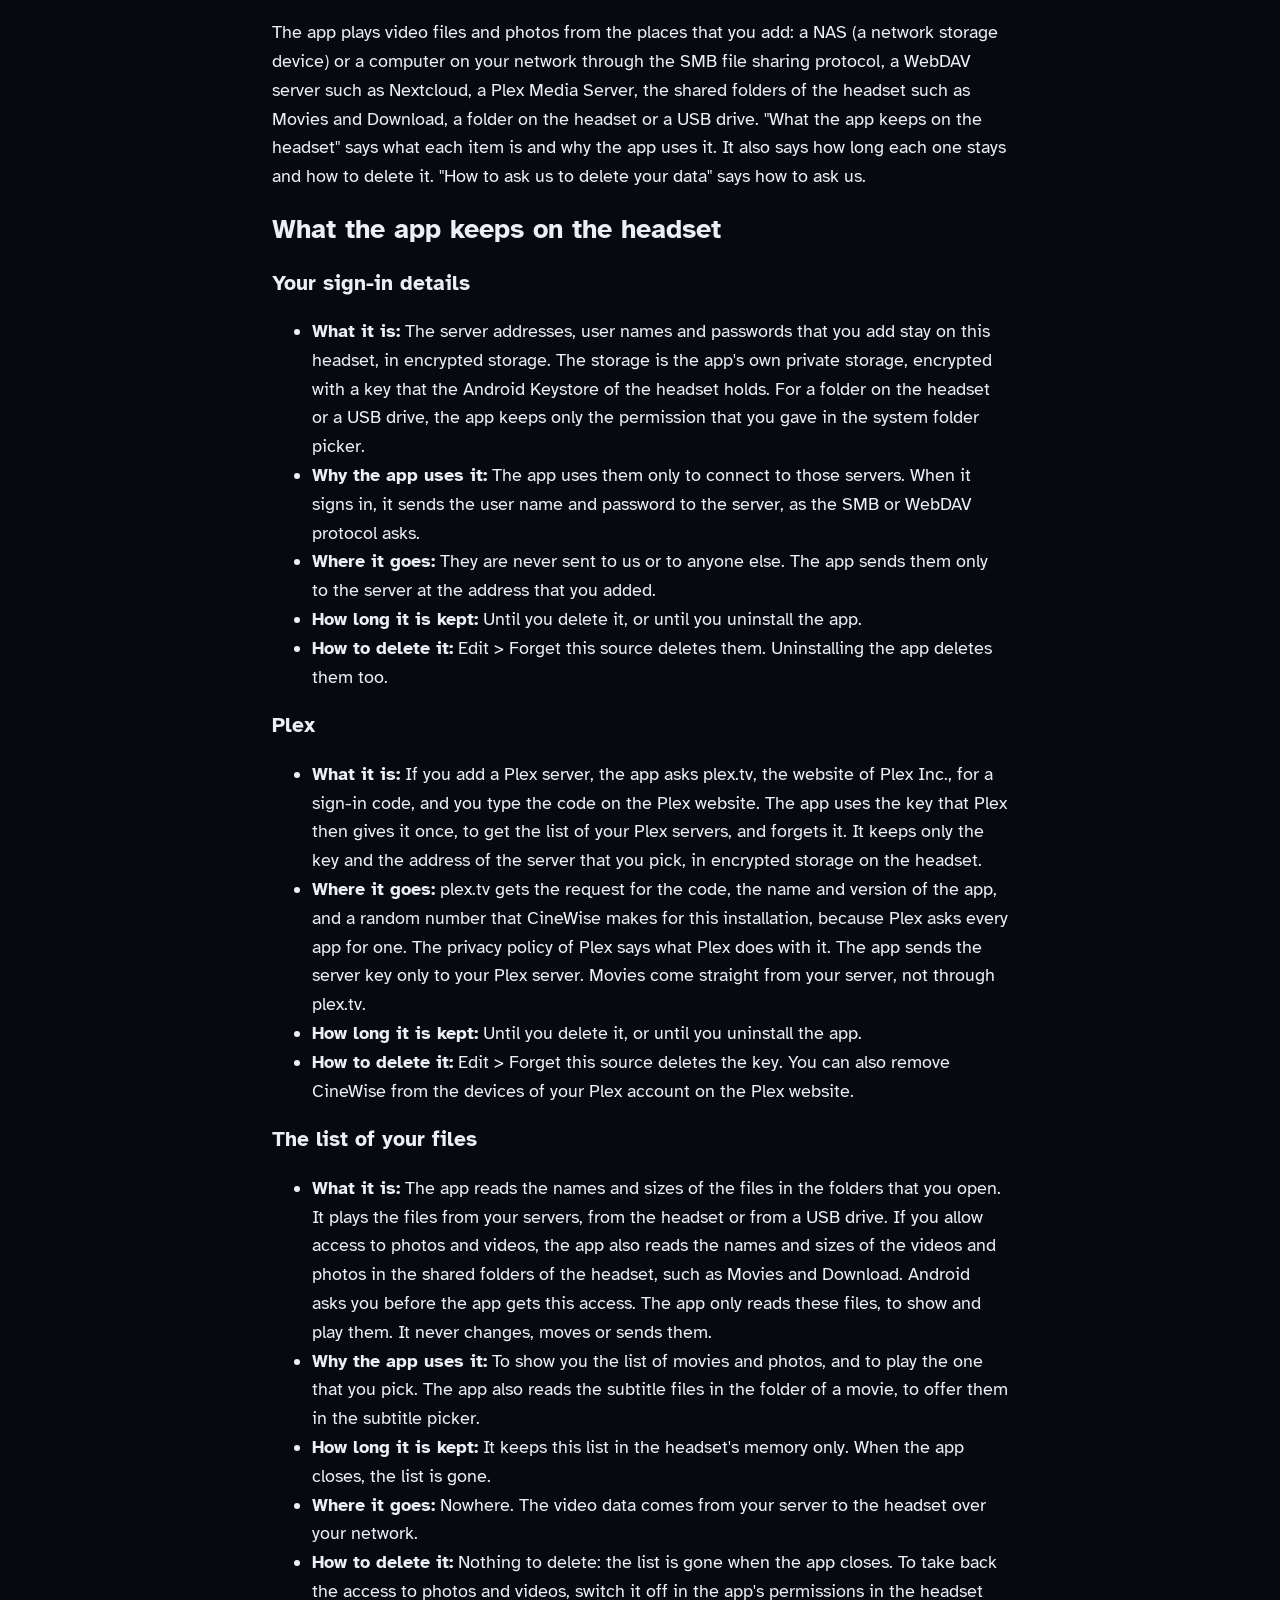
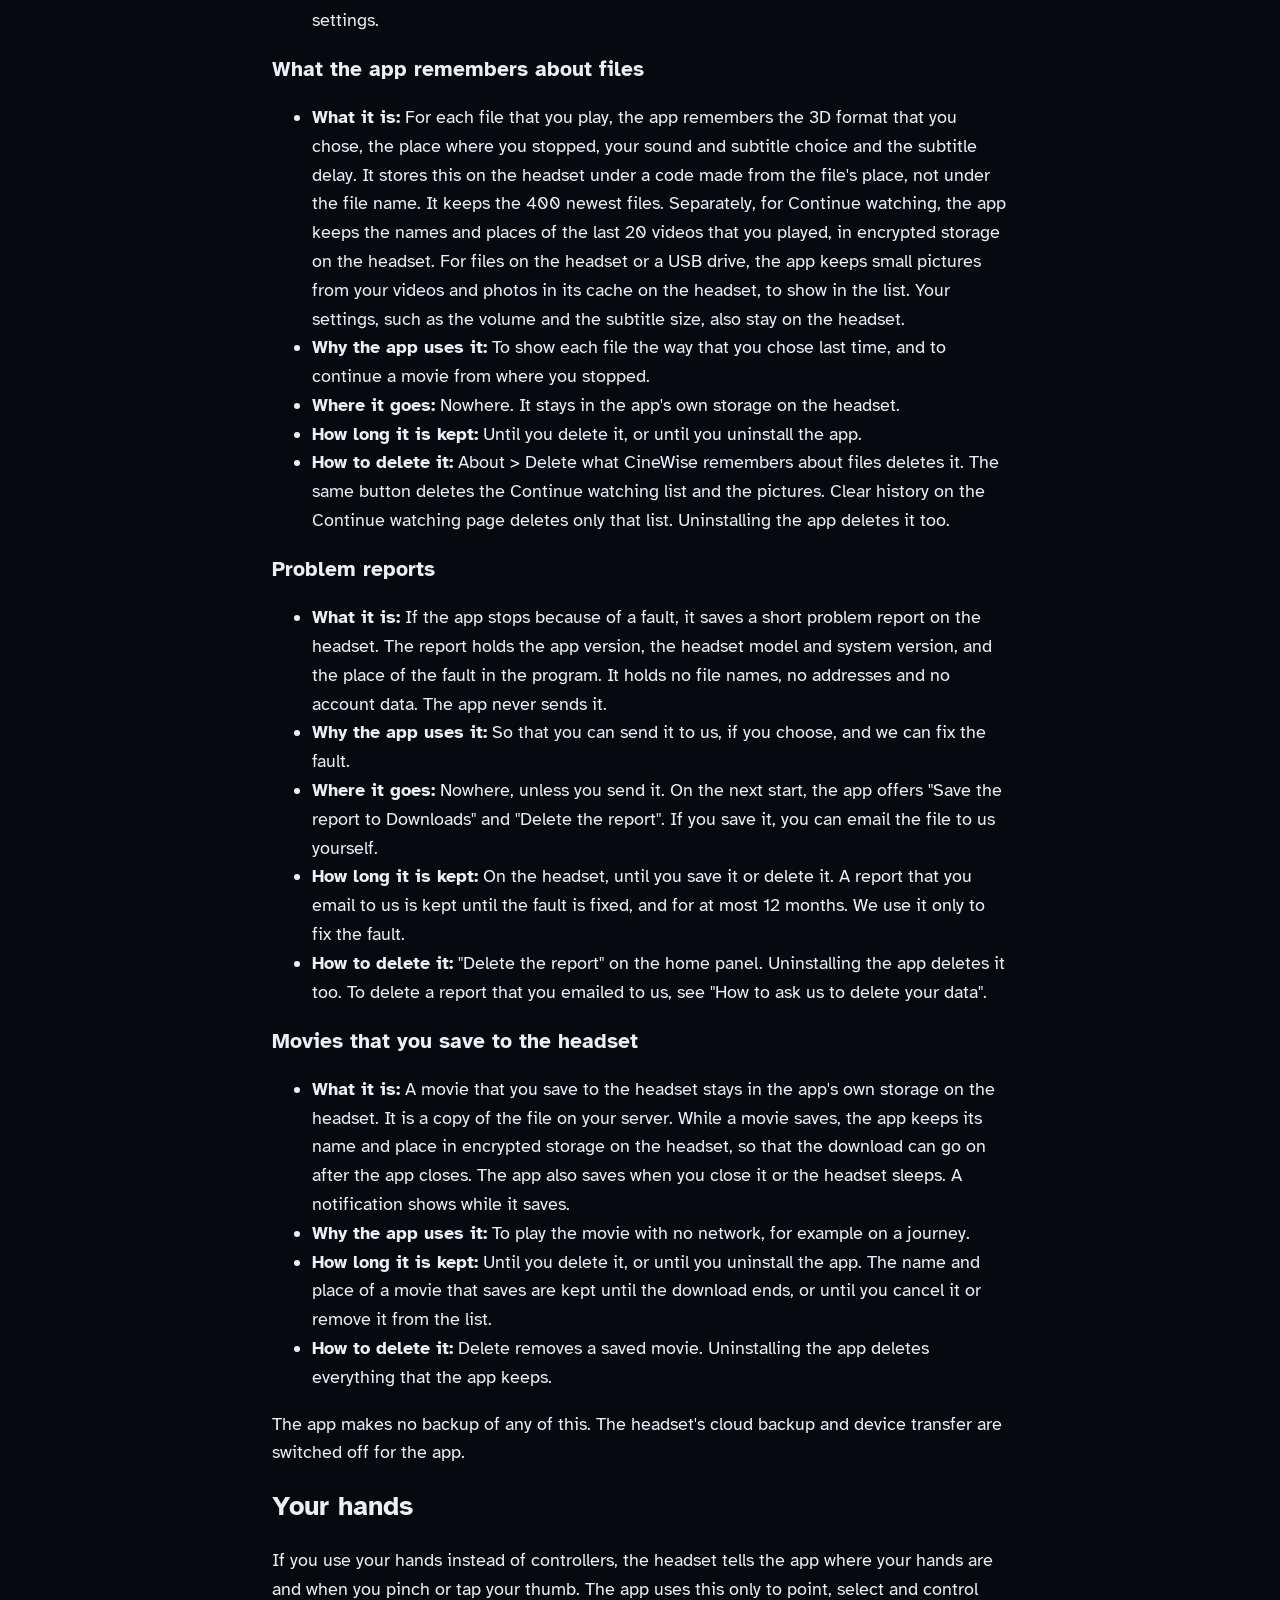
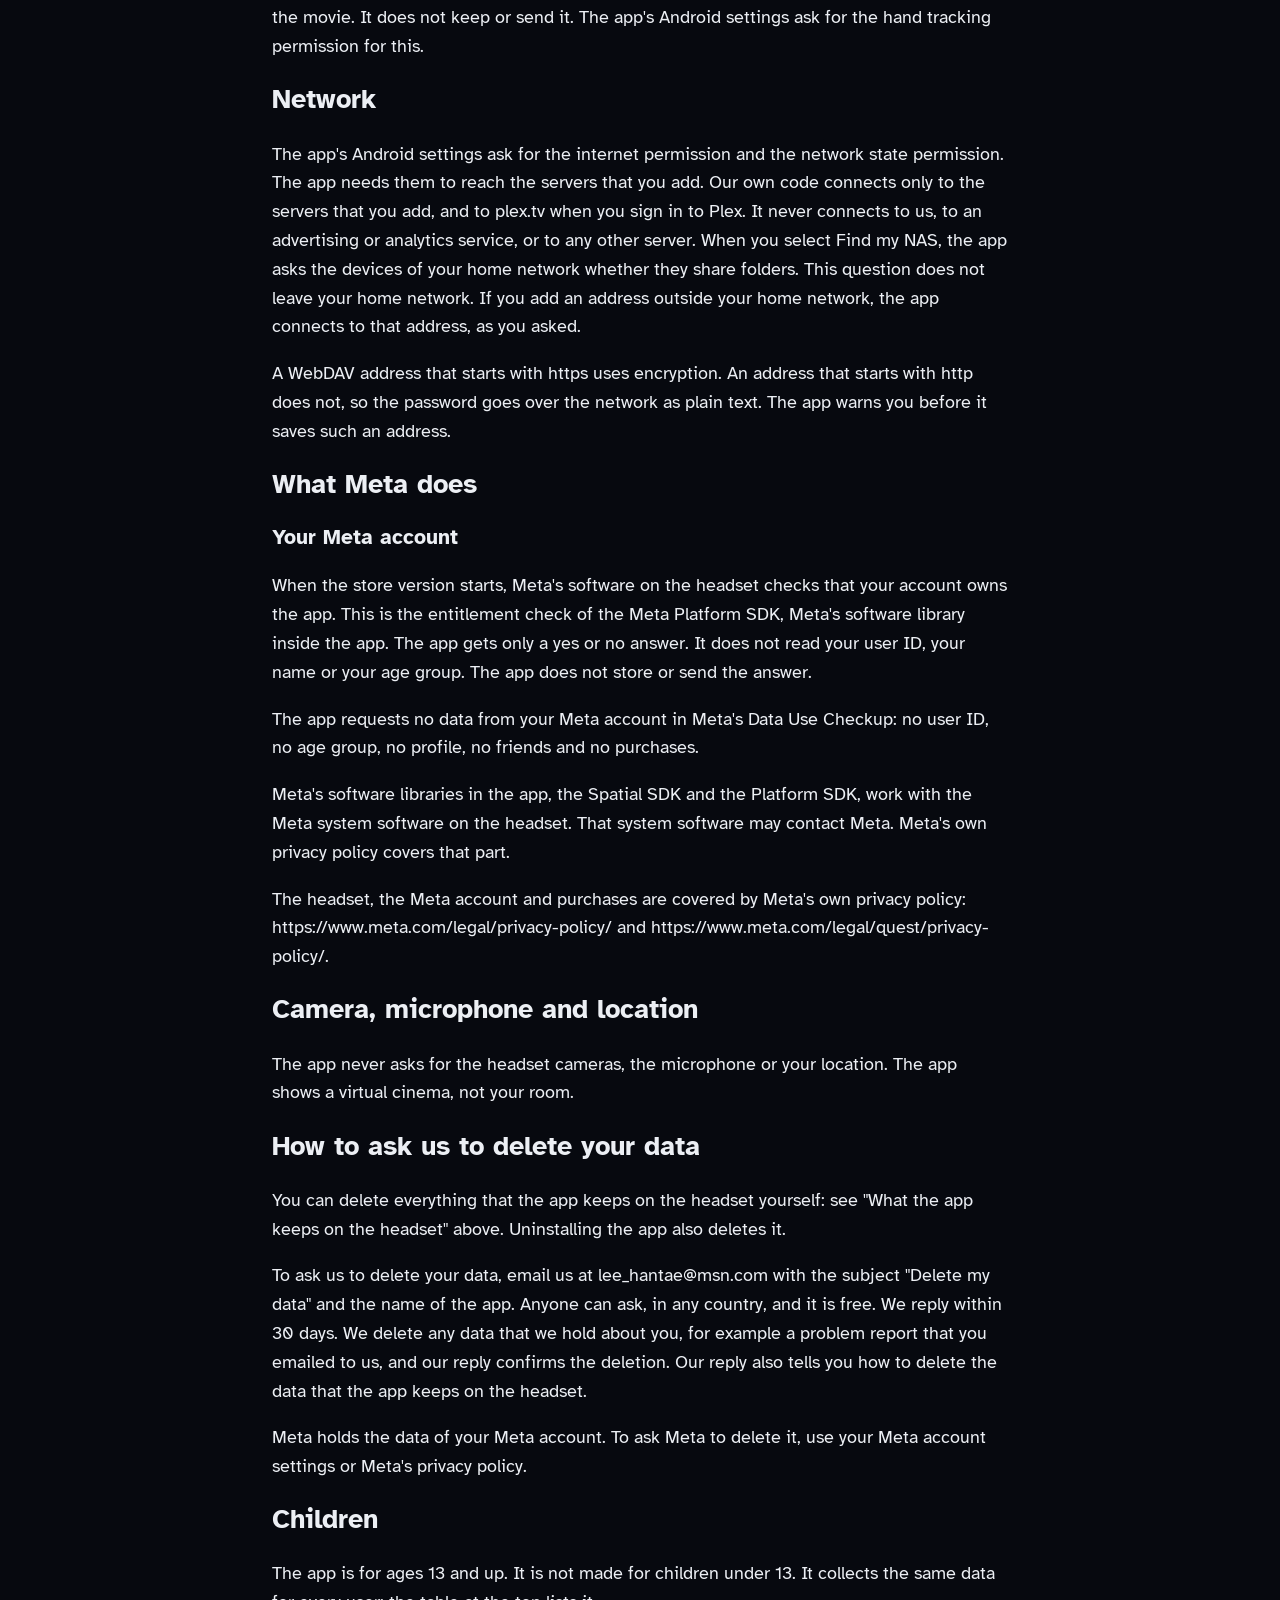
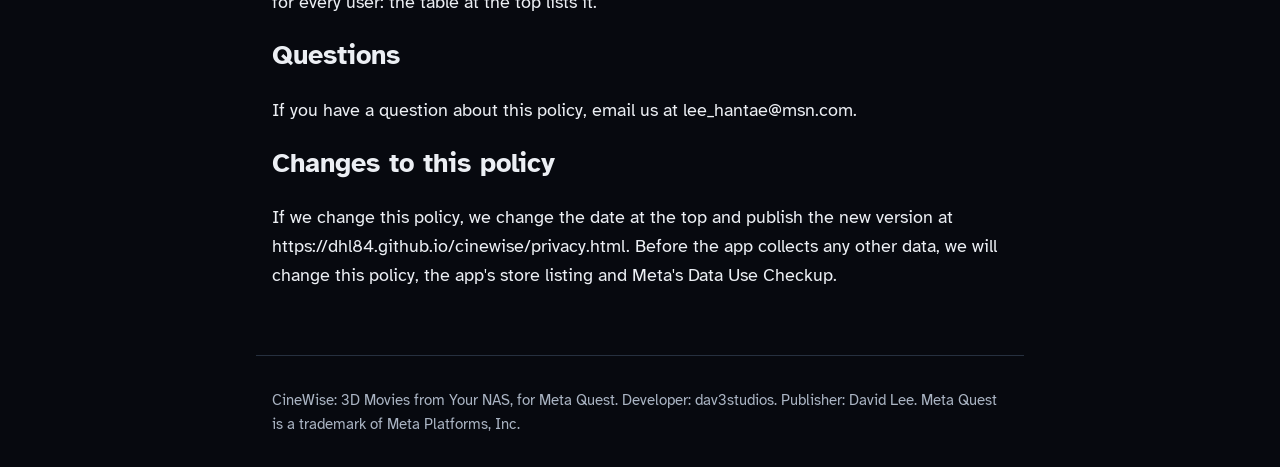
<file: privacy.html>
<!doctype html>
<html lang="en-GB">
<head>
<meta charset="utf-8">
<meta name="viewport" content="width=device-width, initial-scale=1">
<title>Privacy policy | CineWise: 3D Movies from Your NAS</title>
<meta name="description" content="Watch your own 3D movie files on a giant screen, with real depth for each eye. CineWise plays side-by-side and top-bottom 3D files from the shared folder on your NAS or computer, over your home network. It finds the 3D layout of each file for you. Save a movie to the headset and watch it with no net">
<link rel="stylesheet" href="style.css">
<link rel="canonical" href="https://dhl84.github.io/cinewise/privacy.html">
</head>
<body>
<header><nav><a href="index.html">Home</a> <a href="privacy.html" aria-current="page">Privacy policy</a> <a href="credits.html">Credits</a> <a href="support.html">Help and support</a> <a href="terms.html">Terms of use</a></nav></header>
<main>
<h1>Privacy policy of CineWise: 3D Movies from Your NAS</h1>
<p>Last updated: 20 November 2026</p>
<p>This policy explains what data <strong>CineWise: 3D Movies from Your NAS</strong> ("the app") collects on a Meta Quest headset, how the app uses that data and how you can ask us to delete it. The developer is dav3studios. The publisher is David Lee ("we", "us").</p>
<h2>What data the app collects</h2>
<p>The app collects the user data in this table and processes it on the headset.</p>
<table>
<thead>
<tr>
<th>Data</th>
<th>How the app collects it</th>
<th>How the app uses it</th>
<th>How long the app keeps it</th>
</tr>
</thead>
<tbody>
<tr>
<td><strong>Sign-in details</strong> of the servers that you add: the address, the user name and the password</td>
<td>You type them</td>
<td>To connect to those servers</td>
<td>In encrypted storage on the headset, until you delete them</td>
</tr>
<tr>
<td><strong>Plex key</strong>: the key and the address of your Plex server</td>
<td>From Plex, when you sign in to Plex</td>
<td>To list and play the movies of your Plex server</td>
<td>In encrypted storage on the headset, until you delete it</td>
</tr>
<tr>
<td><strong>File list</strong>: the names and sizes of the files in the folders that you open</td>
<td>The app reads them from your server, the headset or a USB drive</td>
<td>To show the list, and to play the file that you pick</td>
<td>Only while the app runs</td>
</tr>
<tr>
<td><strong>Play data</strong>: for each file, the 3D format, the place where you stopped and the sound and subtitle choice. Also the last 20 videos, small pictures of your files and your settings</td>
<td>The app records it while you watch</td>
<td>To show each file the way that you chose, and to continue a movie</td>
<td>In files on the headset, until you delete it</td>
</tr>
<tr>
<td><strong>Problem reports</strong></td>
<td>The app writes one when it stops because of a fault</td>
<td>So that you can send it to us, if you choose, and we can fix the fault</td>
<td>On the headset, until you save it or delete it. A report that you email to us: 12 months at most</td>
</tr>
<tr>
<td><strong>Saved movies</strong></td>
<td>You select Save to headset</td>
<td>To play the movie with no network</td>
<td>In files on the headset, until you delete them</td>
</tr>
<tr>
<td><strong>Hand positions</strong>, when you use your hands</td>
<td>The headset gives them to the app</td>
<td>To point, select and control the movie</td>
<td>Not kept</td>
</tr>
</tbody>
</table>
<p>This data stays on the headset, with two exceptions that you start yourself. The app sends your sign-in details to the servers that you add, to sign in. When you sign in to Plex, the app sends plex.tv the name and version of the app and a random number that it makes for this installation. The app does not send this data to us or to an advertising or analytics company. We receive a problem report only if you email it to us.</p>
<p>The app requests no data from your Meta account: no user ID and no age group. "What Meta does" below says more.</p>
<p>It has no account of its own, no chat, no advertising, no analytics and no in-app purchases. Our own code connects only to the servers that you add, and to plex.tv when you sign in to Plex. When you select Find my NAS, the app asks the devices of your home network whether they share folders. This question does not leave your home network.</p>
<p>The app plays video files and photos from the places that you add: a NAS (a network storage device) or a computer on your network through the SMB file sharing protocol, a WebDAV server such as Nextcloud, a Plex Media Server, the shared folders of the headset such as Movies and Download, a folder on the headset or a USB drive. "What the app keeps on the headset" says what each item is and why the app uses it. It also says how long each one stays and how to delete it. "How to ask us to delete your data" says how to ask us.</p>
<h2>What the app keeps on the headset</h2>
<h3>Your sign-in details</h3>
<ul>
<li><strong>What it is:</strong> The server addresses, user names and passwords that you add stay on this headset, in encrypted storage. The storage is the app's own private storage, encrypted with a key that the Android Keystore of the headset holds. For a folder on the headset or a USB drive, the app keeps only the permission that you gave in the system folder picker.</li>
<li><strong>Why the app uses it:</strong> The app uses them only to connect to those servers. When it signs in, it sends the user name and password to the server, as the SMB or WebDAV protocol asks.</li>
<li><strong>Where it goes:</strong> They are never sent to us or to anyone else. The app sends them only to the server at the address that you added.</li>
<li><strong>How long it is kept:</strong> Until you delete it, or until you uninstall the app.</li>
<li><strong>How to delete it:</strong> Edit &gt; Forget this source deletes them. Uninstalling the app deletes them too.</li>
</ul>
<h3>Plex</h3>
<ul>
<li><strong>What it is:</strong> If you add a Plex server, the app asks plex.tv, the website of Plex Inc., for a sign-in code, and you type the code on the Plex website. The app uses the key that Plex then gives it once, to get the list of your Plex servers, and forgets it. It keeps only the key and the address of the server that you pick, in encrypted storage on the headset.</li>
<li><strong>Where it goes:</strong> plex.tv gets the request for the code, the name and version of the app, and a random number that CineWise makes for this installation, because Plex asks every app for one. The privacy policy of Plex says what Plex does with it. The app sends the server key only to your Plex server. Movies come straight from your server, not through plex.tv.</li>
<li><strong>How long it is kept:</strong> Until you delete it, or until you uninstall the app.</li>
<li><strong>How to delete it:</strong> Edit &gt; Forget this source deletes the key. You can also remove CineWise from the devices of your Plex account on the Plex website.</li>
</ul>
<h3>The list of your files</h3>
<ul>
<li><strong>What it is:</strong> The app reads the names and sizes of the files in the folders that you open. It plays the files from your servers, from the headset or from a USB drive. If you allow access to photos and videos, the app also reads the names and sizes of the videos and photos in the shared folders of the headset, such as Movies and Download. Android asks you before the app gets this access. The app only reads these files, to show and play them. It never changes, moves or sends them.</li>
<li><strong>Why the app uses it:</strong> To show you the list of movies and photos, and to play the one that you pick. The app also reads the subtitle files in the folder of a movie, to offer them in the subtitle picker.</li>
<li><strong>How long it is kept:</strong> It keeps this list in the headset's memory only. When the app closes, the list is gone.</li>
<li><strong>Where it goes:</strong> Nowhere. The video data comes from your server to the headset over your network.</li>
<li><strong>How to delete it:</strong> Nothing to delete: the list is gone when the app closes. To take back the access to photos and videos, switch it off in the app's permissions in the headset settings.</li>
</ul>
<h3>What the app remembers about files</h3>
<ul>
<li><strong>What it is:</strong> For each file that you play, the app remembers the 3D format that you chose, the place where you stopped, your sound and subtitle choice and the subtitle delay. It stores this on the headset under a code made from the file's place, not under the file name. It keeps the 400 newest files. Separately, for Continue watching, the app keeps the names and places of the last 20 videos that you played, in encrypted storage on the headset. For files on the headset or a USB drive, the app keeps small pictures from your videos and photos in its cache on the headset, to show in the list. Your settings, such as the volume and the subtitle size, also stay on the headset.</li>
<li><strong>Why the app uses it:</strong> To show each file the way that you chose last time, and to continue a movie from where you stopped.</li>
<li><strong>Where it goes:</strong> Nowhere. It stays in the app's own storage on the headset.</li>
<li><strong>How long it is kept:</strong> Until you delete it, or until you uninstall the app.</li>
<li><strong>How to delete it:</strong> About &gt; Delete what CineWise remembers about files deletes it. The same button deletes the Continue watching list and the pictures. Clear history on the Continue watching page deletes only that list. Uninstalling the app deletes it too.</li>
</ul>
<h3>Problem reports</h3>
<ul>
<li><strong>What it is:</strong> If the app stops because of a fault, it saves a short problem report on the headset. The report holds the app version, the headset model and system version, and the place of the fault in the program. It holds no file names, no addresses and no account data. The app never sends it.</li>
<li><strong>Why the app uses it:</strong> So that you can send it to us, if you choose, and we can fix the fault.</li>
<li><strong>Where it goes:</strong> Nowhere, unless you send it. On the next start, the app offers "Save the report to Downloads" and "Delete the report". If you save it, you can email the file to us yourself.</li>
<li><strong>How long it is kept:</strong> On the headset, until you save it or delete it. A report that you email to us is kept until the fault is fixed, and for at most 12 months. We use it only to fix the fault.</li>
<li><strong>How to delete it:</strong> "Delete the report" on the home panel. Uninstalling the app deletes it too. To delete a report that you emailed to us, see "How to ask us to delete your data".</li>
</ul>
<h3>Movies that you save to the headset</h3>
<ul>
<li><strong>What it is:</strong> A movie that you save to the headset stays in the app's own storage on the headset. It is a copy of the file on your server. While a movie saves, the app keeps its name and place in encrypted storage on the headset, so that the download can go on after the app closes. The app also saves when you close it or the headset sleeps. A notification shows while it saves.</li>
<li><strong>Why the app uses it:</strong> To play the movie with no network, for example on a journey.</li>
<li><strong>How long it is kept:</strong> Until you delete it, or until you uninstall the app. The name and place of a movie that saves are kept until the download ends, or until you cancel it or remove it from the list.</li>
<li><strong>How to delete it:</strong> Delete removes a saved movie. Uninstalling the app deletes everything that the app keeps.</li>
</ul>
<p>The app makes no backup of any of this. The headset's cloud backup and device transfer are switched off for the app.</p>
<h2>Your hands</h2>
<p>If you use your hands instead of controllers, the headset tells the app where your hands are and when you pinch or tap your thumb. The app uses this only to point, select and control the movie. It does not keep or send it. The app's Android settings ask for the hand tracking permission for this.</p>
<h2>Network</h2>
<p>The app's Android settings ask for the internet permission and the network state permission. The app needs them to reach the servers that you add. Our own code connects only to the servers that you add, and to plex.tv when you sign in to Plex. It never connects to us, to an advertising or analytics service, or to any other server. When you select Find my NAS, the app asks the devices of your home network whether they share folders. This question does not leave your home network. If you add an address outside your home network, the app connects to that address, as you asked.</p>
<p>A WebDAV address that starts with https uses encryption. An address that starts with http does not, so the password goes over the network as plain text. The app warns you before it saves such an address.</p>
<h2>What Meta does</h2>
<h3>Your Meta account</h3>
<p>When the store version starts, Meta's software on the headset checks that your account owns the app. This is the entitlement check of the Meta Platform SDK, Meta's software library inside the app. The app gets only a yes or no answer. It does not read your user ID, your name or your age group. The app does not store or send the answer.</p>
<p>The app requests no data from your Meta account in Meta's Data Use Checkup: no user ID, no age group, no profile, no friends and no purchases.</p>
<p>Meta's software libraries in the app, the Spatial SDK and the Platform SDK, work with the Meta system software on the headset. That system software may contact Meta. Meta's own privacy policy covers that part.</p>
<p>The headset, the Meta account and purchases are covered by Meta's own privacy policy: https://www.meta.com/legal/privacy-policy/ and https://www.meta.com/legal/quest/privacy-policy/.</p>
<h2>Camera, microphone and location</h2>
<p>The app never asks for the headset cameras, the microphone or your location. The app shows a virtual cinema, not your room.</p>
<h2>How to ask us to delete your data</h2>
<p>You can delete everything that the app keeps on the headset yourself: see "What the app keeps on the headset" above. Uninstalling the app also deletes it.</p>
<p>To ask us to delete your data, email us at lee_hantae@msn.com with the subject "Delete my data" and the name of the app. Anyone can ask, in any country, and it is free. We reply within 30 days. We delete any data that we hold about you, for example a problem report that you emailed to us, and our reply confirms the deletion. Our reply also tells you how to delete the data that the app keeps on the headset.</p>
<p>Meta holds the data of your Meta account. To ask Meta to delete it, use your Meta account settings or Meta's privacy policy.</p>
<h2>Children</h2>
<p>The app is for ages 13 and up. It is not made for children under 13. It collects the same data for every user: the table at the top lists it.</p>
<h2>Questions</h2>
<p>If you have a question about this policy, email us at lee_hantae@msn.com.</p>
<h2>Changes to this policy</h2>
<p>If we change this policy, we change the date at the top and publish the new version at https://dhl84.github.io/cinewise/privacy.html. Before the app collects any other data, we will change this policy, the app's store listing and Meta's Data Use Checkup.</p>
</main>
<footer><p>CineWise: 3D Movies from Your NAS, for Meta Quest. Developer: dav3studios. Publisher: David Lee. Meta Quest is a trademark of Meta Platforms, Inc.</p></footer>
</body>
</html>

<!-- publish cd46a72e18de -->
</file>
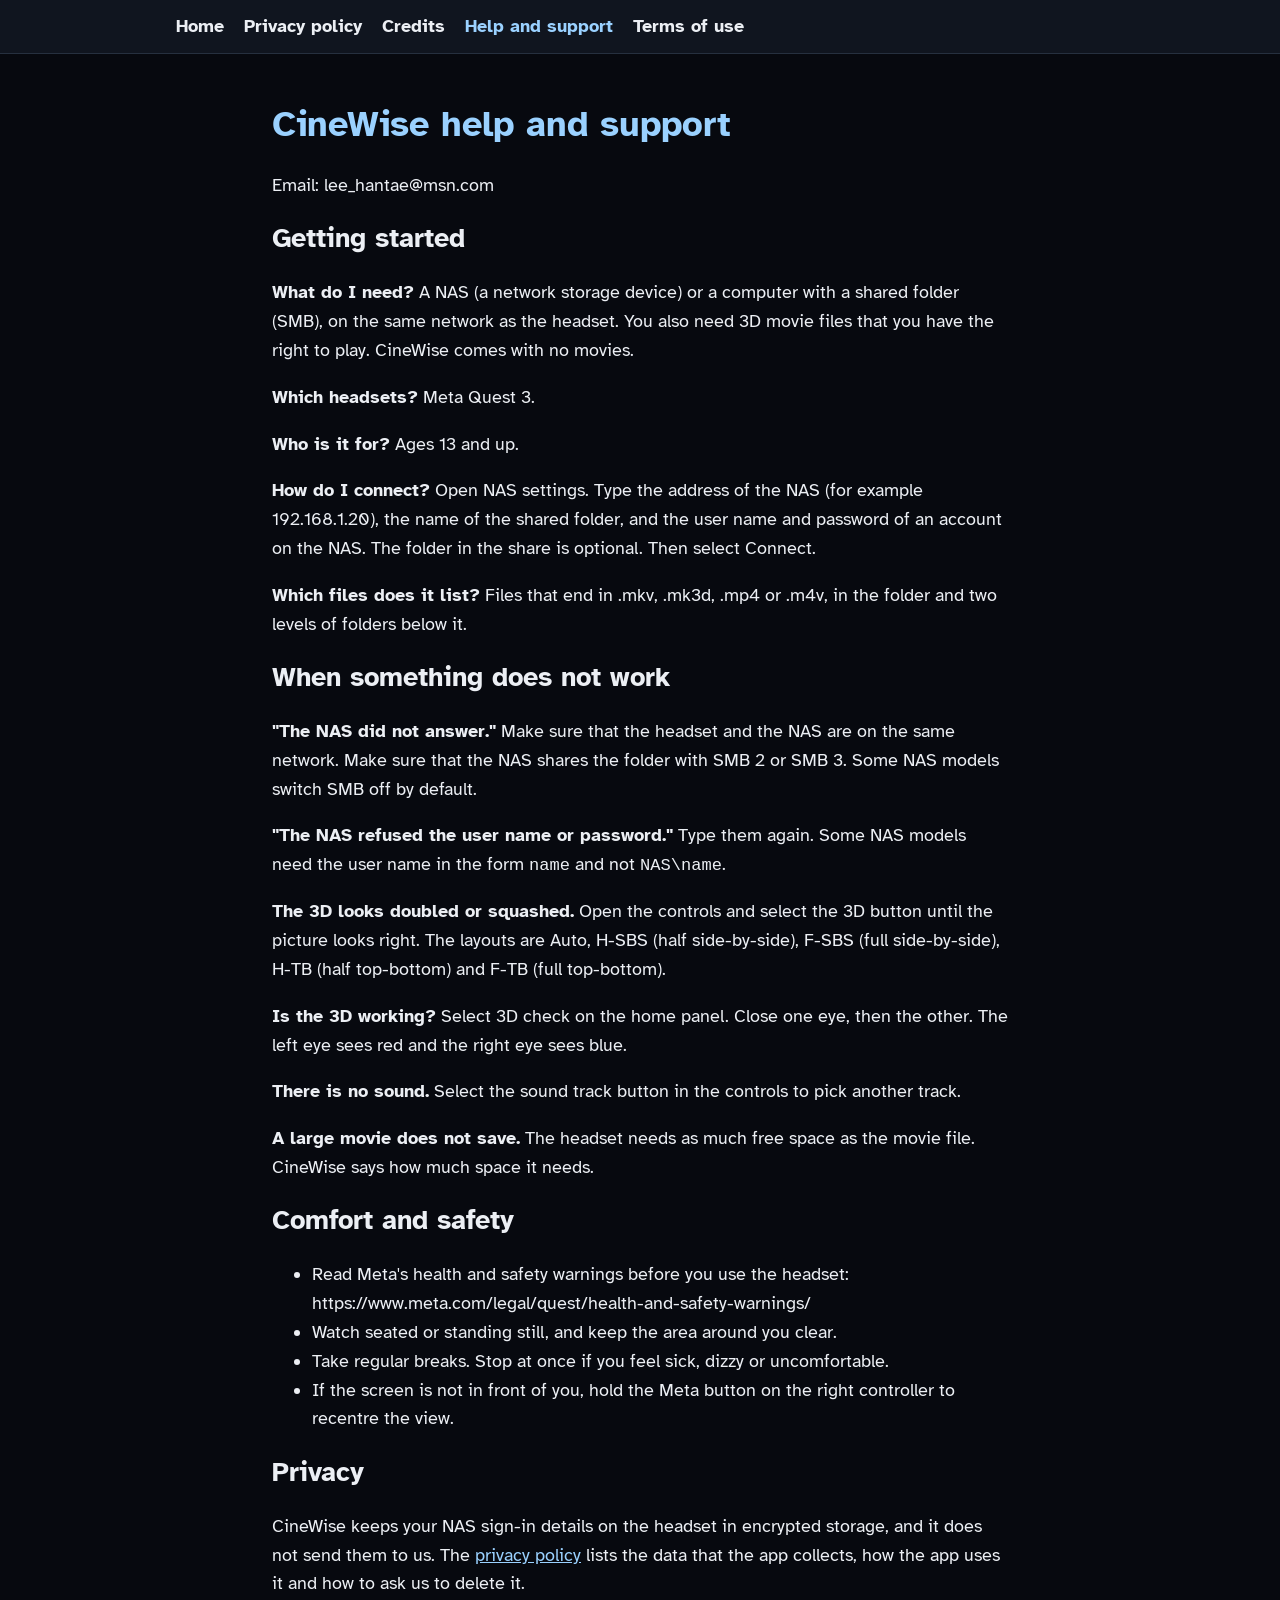
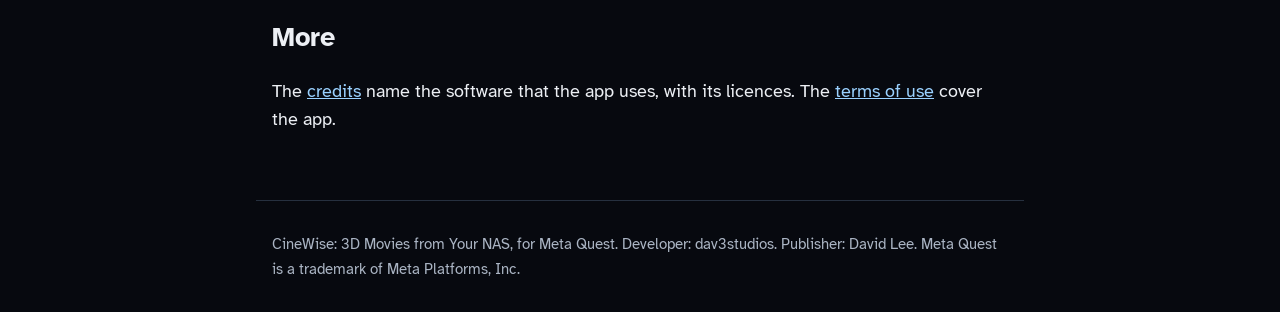
<file: support.html>
<!doctype html>
<html lang="en-GB">
<head>
<meta charset="utf-8">
<meta name="viewport" content="width=device-width, initial-scale=1">
<title>Help and support | CineWise: 3D Movies from Your NAS</title>
<meta name="description" content="Watch your own 3D movie files on a giant screen, with real depth for each eye. CineWise plays side-by-side and top-bottom 3D files from the shared folder on your NAS or computer, over your home network. It finds the 3D layout of each file for you. Save a movie to the headset and watch it with no net">
<link rel="stylesheet" href="style.css">
<link rel="canonical" href="https://dhl84.github.io/cinewise/support.html">
</head>
<body>
<header><nav><a href="index.html">Home</a> <a href="privacy.html">Privacy policy</a> <a href="credits.html">Credits</a> <a href="support.html" aria-current="page">Help and support</a> <a href="terms.html">Terms of use</a></nav></header>
<main>
<h1>CineWise help and support</h1>
<p>Email: lee_hantae@msn.com</p>
<h2>Getting started</h2>
<p><strong>What do I need?</strong> A NAS (a network storage device) or a computer with a shared folder (SMB), on the same network as the headset. You also need 3D movie files that you have the right to play. CineWise comes with no movies.</p>
<p><strong>Which headsets?</strong> Meta Quest 3.</p>
<p><strong>Who is it for?</strong> Ages 13 and up.</p>
<p><strong>How do I connect?</strong> Open NAS settings. Type the address of the NAS (for example 192.168.1.20), the name of the shared folder, and the user name and password of an account on the NAS. The folder in the share is optional. Then select Connect.</p>
<p><strong>Which files does it list?</strong> Files that end in .mkv, .mk3d, .mp4 or .m4v, in the folder and two levels of folders below it.</p>
<h2>When something does not work</h2>
<p><strong>"The NAS did not answer."</strong> Make sure that the headset and the NAS are on the same network. Make sure that the NAS shares the folder with SMB 2 or SMB 3. Some NAS models switch SMB off by default.</p>
<p><strong>"The NAS refused the user name or password."</strong> Type them again. Some NAS models need the user name in the form <code>name</code> and not <code>NAS\name</code>.</p>
<p><strong>The 3D looks doubled or squashed.</strong> Open the controls and select the 3D button until the picture looks right. The layouts are Auto, H-SBS (half side-by-side), F-SBS (full side-by-side), H-TB (half top-bottom) and F-TB (full top-bottom).</p>
<p><strong>Is the 3D working?</strong> Select 3D check on the home panel. Close one eye, then the other. The left eye sees red and the right eye sees blue.</p>
<p><strong>There is no sound.</strong> Select the sound track button in the controls to pick another track.</p>
<p><strong>A large movie does not save.</strong> The headset needs as much free space as the movie file. CineWise says how much space it needs.</p>
<h2>Comfort and safety</h2>
<ul>
<li>Read Meta's health and safety warnings before you use the headset: https://www.meta.com/legal/quest/health-and-safety-warnings/</li>
<li>Watch seated or standing still, and keep the area around you clear.</li>
<li>Take regular breaks. Stop at once if you feel sick, dizzy or uncomfortable.</li>
<li>If the screen is not in front of you, hold the Meta button on the right controller to recentre the view.</li>
</ul>
<h2>Privacy</h2>
<p>CineWise keeps your NAS sign-in details on the headset in encrypted storage, and it does not send them to us. The <a href="privacy.html">privacy policy</a> lists the data that the app collects, how the app uses it and how to ask us to delete it.</p>
<h2>More</h2>
<p>The <a href="credits.html">credits</a> name the software that the app uses, with its licences. The <a href="terms.html">terms of use</a> cover the app.</p>
</main>
<footer><p>CineWise: 3D Movies from Your NAS, for Meta Quest. Developer: dav3studios. Publisher: David Lee. Meta Quest is a trademark of Meta Platforms, Inc.</p></footer>
</body>
</html>
</file>
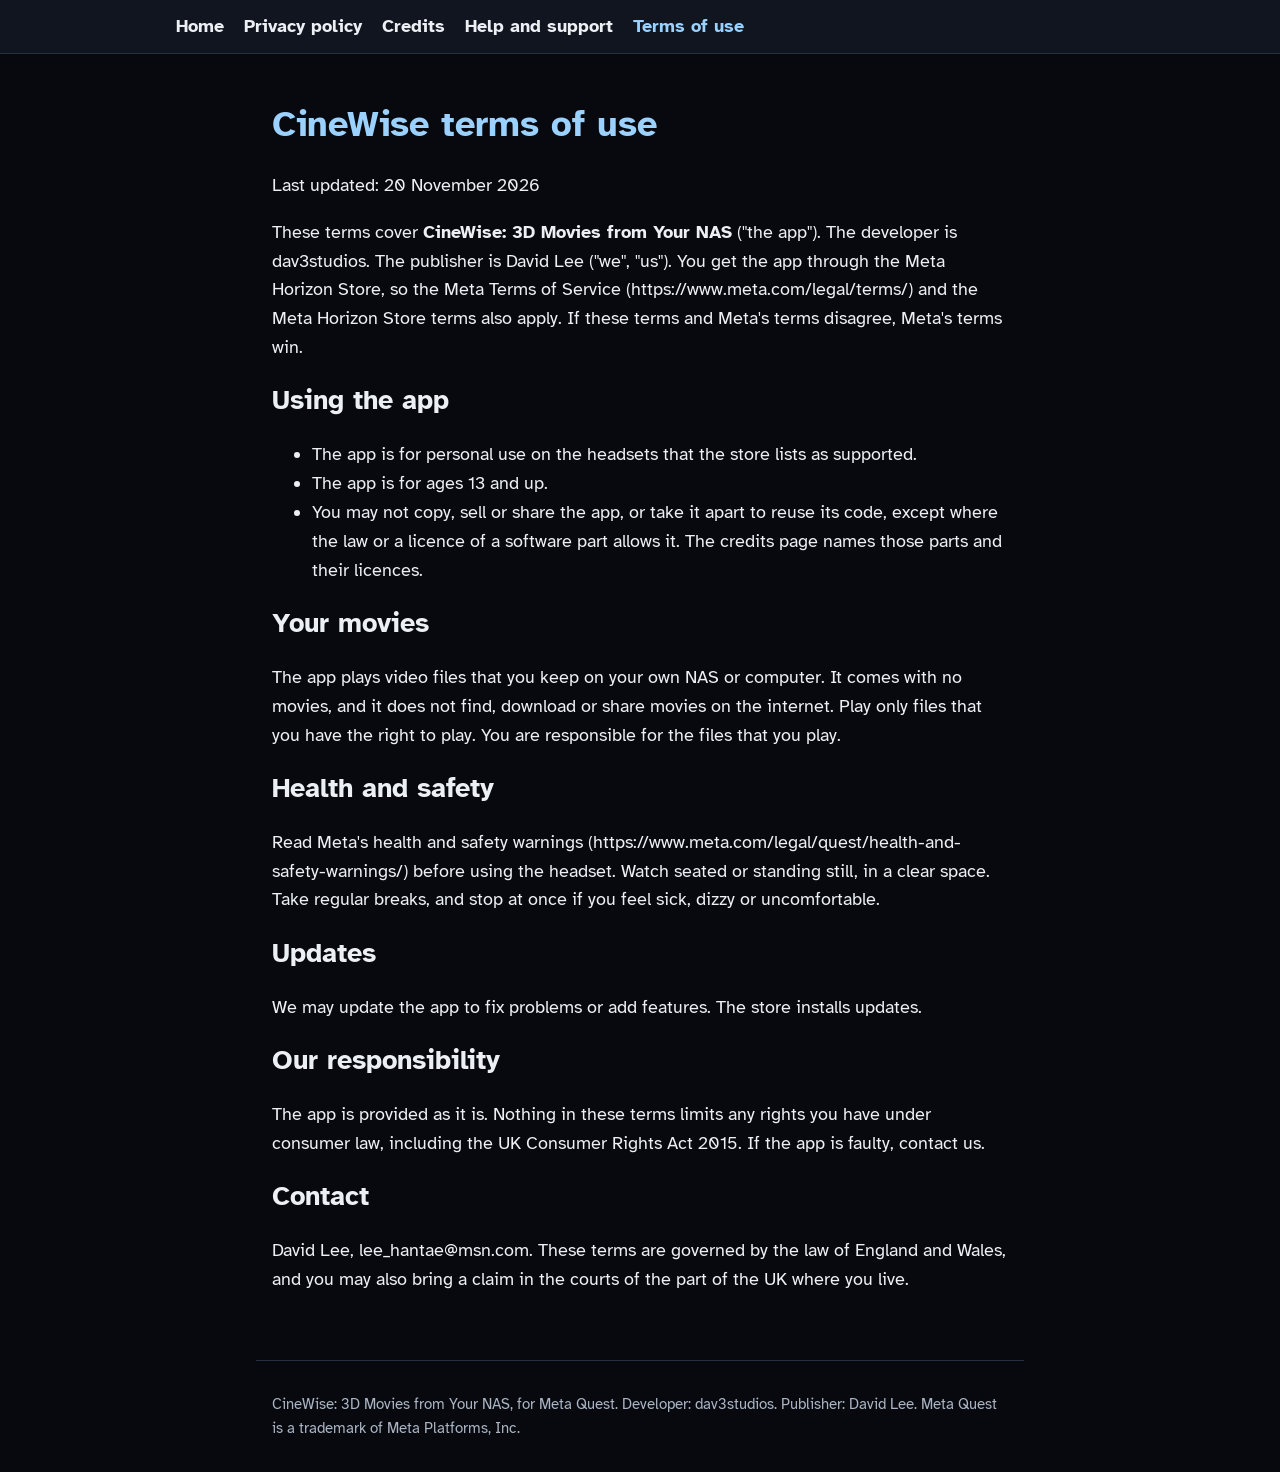
<file: terms.html>
<!doctype html>
<html lang="en-GB">
<head>
<meta charset="utf-8">
<meta name="viewport" content="width=device-width, initial-scale=1">
<title>Terms of use | CineWise: 3D Movies from Your NAS</title>
<meta name="description" content="Watch your own 3D movie files on a giant screen, with real depth for each eye. CineWise plays side-by-side and top-bottom 3D files from the shared folder on your NAS or computer, over your home network. It finds the 3D layout of each file for you. Save a movie to the headset and watch it with no net">
<link rel="stylesheet" href="style.css">
<link rel="canonical" href="https://dhl84.github.io/cinewise/terms.html">
</head>
<body>
<header><nav><a href="index.html">Home</a> <a href="privacy.html">Privacy policy</a> <a href="credits.html">Credits</a> <a href="support.html">Help and support</a> <a href="terms.html" aria-current="page">Terms of use</a></nav></header>
<main>
<h1>CineWise terms of use</h1>
<p>Last updated: 20 November 2026</p>
<p>These terms cover <strong>CineWise: 3D Movies from Your NAS</strong> ("the app"). The developer is dav3studios. The publisher is David Lee ("we", "us"). You get the app through the Meta Horizon Store, so the Meta Terms of Service (https://www.meta.com/legal/terms/) and the Meta Horizon Store terms also apply. If these terms and Meta's terms disagree, Meta's terms win.</p>
<h2>Using the app</h2>
<ul>
<li>The app is for personal use on the headsets that the store lists as supported.</li>
<li>The app is for ages 13 and up.</li>
<li>You may not copy, sell or share the app, or take it apart to reuse its code, except where the law or a licence of a software part allows it. The credits page names those parts and their licences.</li>
</ul>
<h2>Your movies</h2>
<p>The app plays video files that you keep on your own NAS or computer. It comes with no movies, and it does not find, download or share movies on the internet. Play only files that you have the right to play. You are responsible for the files that you play.</p>
<h2>Health and safety</h2>
<p>Read Meta's health and safety warnings (https://www.meta.com/legal/quest/health-and-safety-warnings/) before using the headset. Watch seated or standing still, in a clear space. Take regular breaks, and stop at once if you feel sick, dizzy or uncomfortable.</p>
<h2>Updates</h2>
<p>We may update the app to fix problems or add features. The store installs updates.</p>
<h2>Our responsibility</h2>
<p>The app is provided as it is. Nothing in these terms limits any rights you have under consumer law, including the UK Consumer Rights Act 2015. If the app is faulty, contact us.</p>
<h2>Contact</h2>
<p>David Lee, lee_hantae@msn.com. These terms are governed by the law of England and Wales, and you may also bring a claim in the courts of the part of the UK where you live.</p>
</main>
<footer><p>CineWise: 3D Movies from Your NAS, for Meta Quest. Developer: dav3studios. Publisher: David Lee. Meta Quest is a trademark of Meta Platforms, Inc.</p></footer>
</body>
</html>
</file>
<file: style.css>
/* The app's website. Fonts are served from this site: no request to another server. */
@font-face { font-family: "Atkinson Hyperlegible"; src: url("fonts/AtkinsonHyperlegible-Regular.ttf") format("truetype"); font-weight: 400; font-display: swap; }
@font-face { font-family: "Atkinson Hyperlegible"; src: url("fonts/AtkinsonHyperlegible-Bold.ttf") format("truetype"); font-weight: 700; font-display: swap; }
:root { --bg: #07090f; --panel: #10151f; --text: #eceff4; --muted: #aab4c3; --accent: #9AD1FF; --rule: #26303f; }
* { box-sizing: border-box; }
body { margin: 0; background: var(--bg); color: var(--text); font-family: "Atkinson Hyperlegible", system-ui, sans-serif; font-size: 1.125rem; line-height: 1.6; }
header { border-bottom: 1px solid var(--rule); background: var(--panel); }
nav { max-width: 60rem; margin: 0 auto; padding: 0.75rem 1rem; display: flex; flex-wrap: wrap; gap: 0.25rem 1.25rem; }
nav a { color: var(--text); text-decoration: none; font-weight: 700; }
nav a[aria-current="page"] { color: var(--accent); }
main { max-width: 48rem; margin: 0 auto; padding: 1.5rem 1rem 3rem; }
h1, h2, h3 { line-height: 1.25; }
h1 { color: var(--accent); }
a { color: var(--accent); }
table { border-collapse: collapse; width: 100%; font-size: 0.95rem; display: block; overflow-x: auto; }
th, td { border: 1px solid var(--rule); padding: 0.35rem 0.5rem; text-align: left; vertical-align: top; }
code { font-size: 0.95em; }
img { max-width: 100%; height: auto; border-radius: 0.5rem; }
figure { margin: 1.5rem 0; }
video { display: block; width: 100%; height: auto; margin: 1rem 0; background: #000; }
figcaption { color: var(--muted); font-size: 0.95rem; }
.store { display: inline-block; margin: 0.5rem 0 1rem; padding: 0.6rem 1.1rem; border-radius: 0.5rem; background: var(--accent); color: var(--bg); font-weight: 700; text-decoration: none; }
footer { max-width: 48rem; margin: 0 auto; padding: 1rem; color: var(--muted); font-size: 0.95rem; border-top: 1px solid var(--rule); }
</file>
